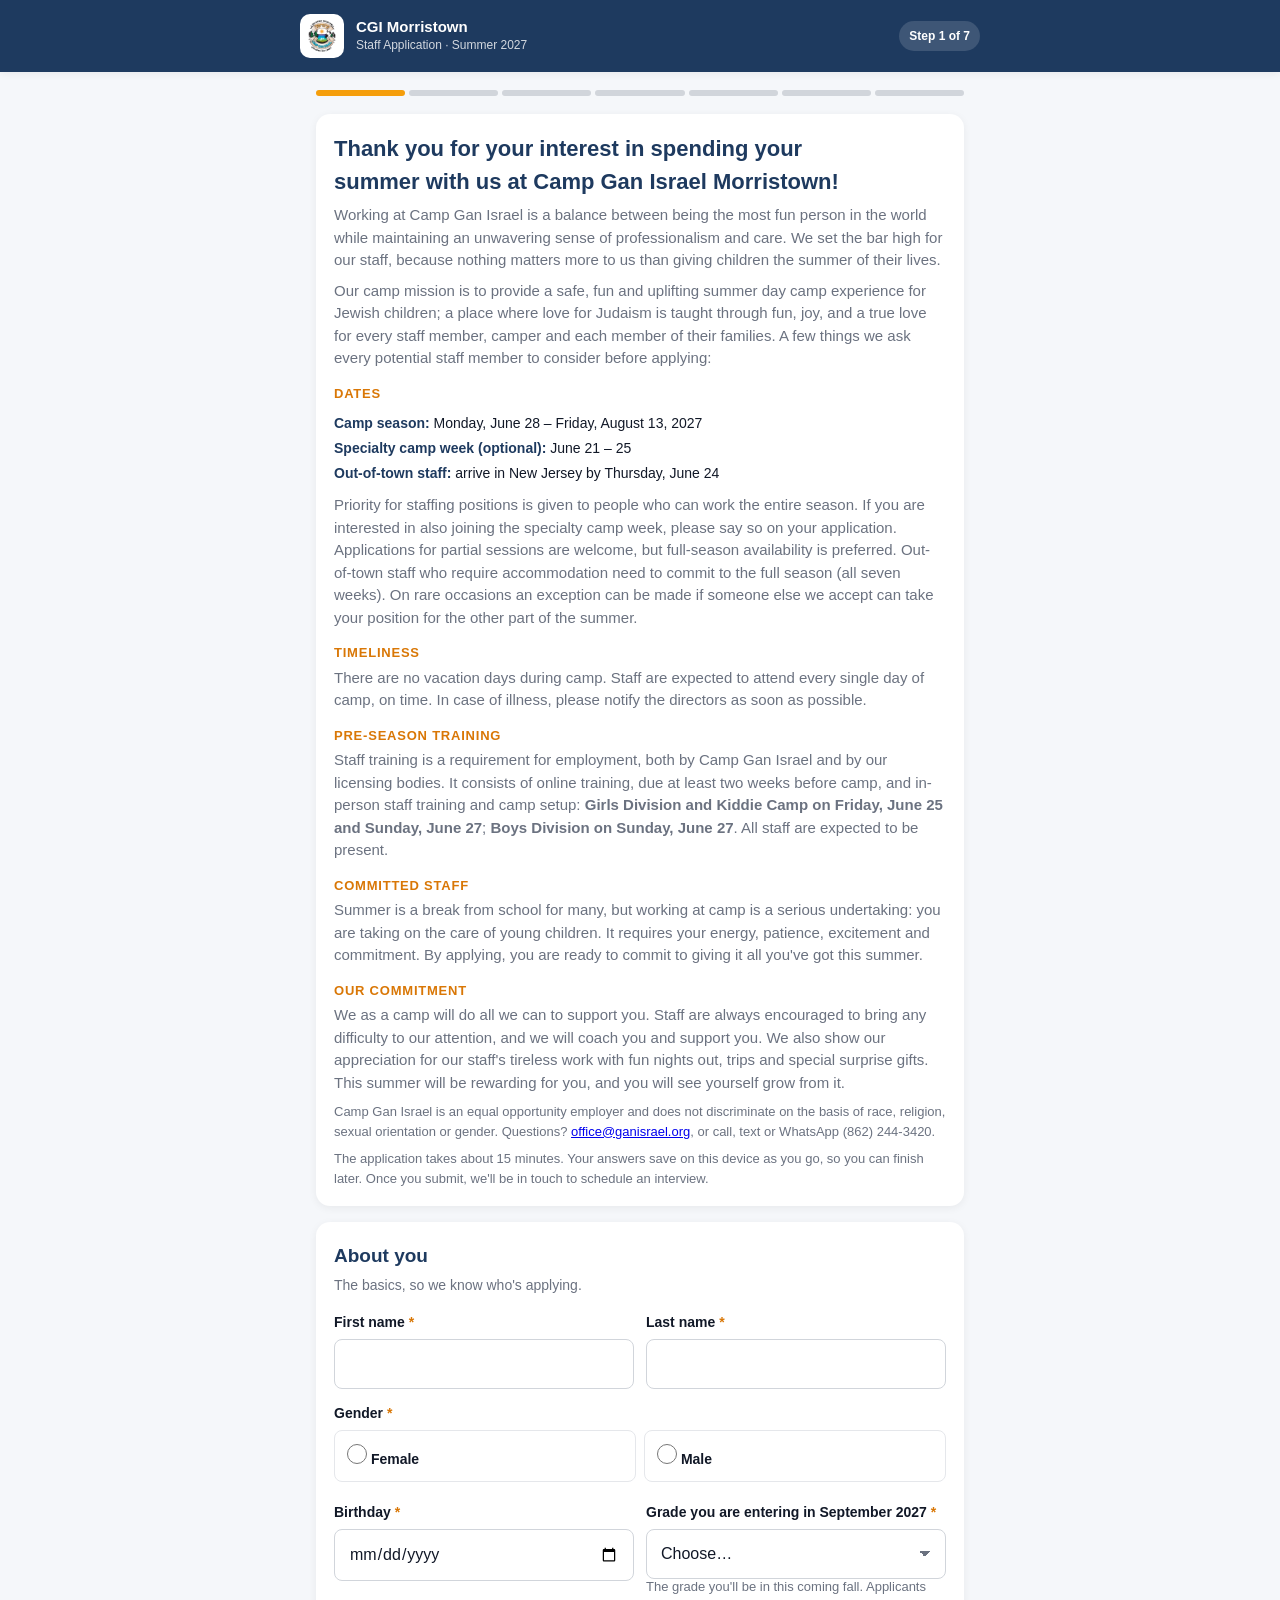
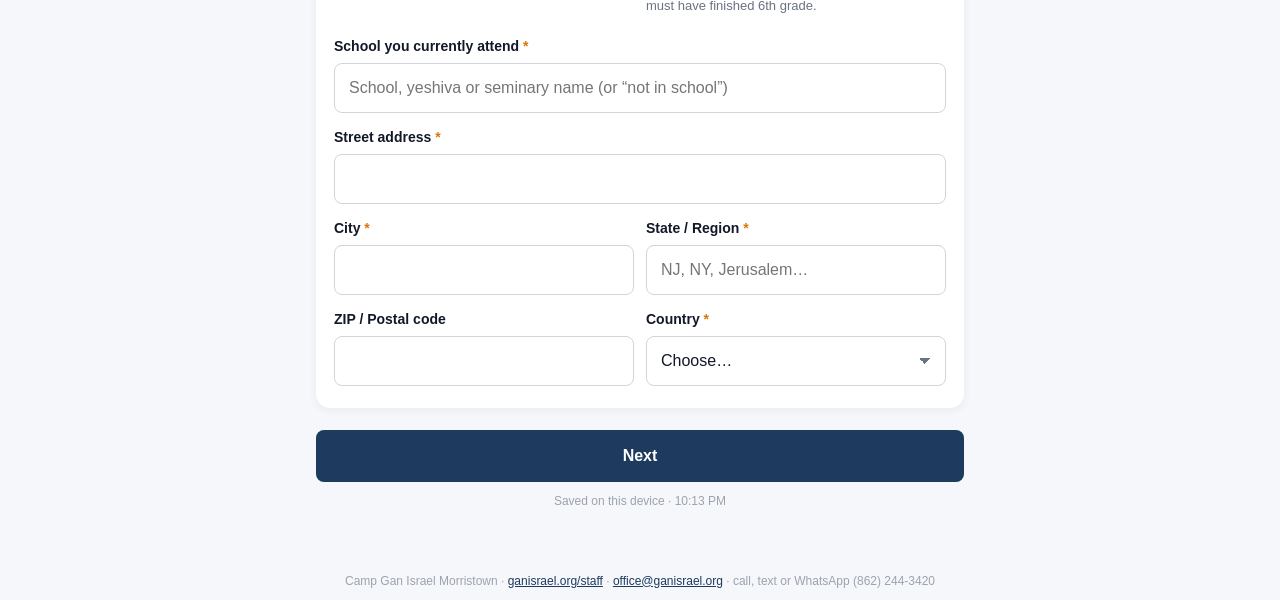
<file: apply.html>
<!DOCTYPE html>
<html lang="en">
<head>
  <meta charset="UTF-8">
  <meta name="viewport" content="width=device-width, initial-scale=1, viewport-fit=cover">
  <meta name="theme-color" content="#1e3a5f">
  <meta name="robots" content="noindex, nofollow">
  <title>Staff Application 2027</title>
  <link rel="icon" href="assets/cgi-logo.png">
  <style>
    /* Layout: one column, one section at a time, big tap targets. Same tokens as the portal (styles.css). */
    :root {
      --navy: #1e3a5f; --navy-dark: #142842; --navy-soft: #e8eef6;
      --accent: #f59e0b; --accent-dark: #d97706;
      --green: #059669; --red: #dc2626; --red-soft: #fef2f2;
      --bg: #f5f7fa; --card: #ffffff;
      --text: #111827; --muted: #6b7280; --light: #9ca3af;
      --border: #e5e7eb; --border-dark: #d1d5db;
      --radius: 14px; --radius-sm: 8px;
      --shadow: 0 2px 8px rgba(0,0,0,.06); --shadow-lg: 0 8px 24px rgba(0,0,0,.08);
      --font: -apple-system, BlinkMacSystemFont, "Segoe UI", "Helvetica Neue", Arial, sans-serif;
      color-scheme: light;
    }
    * { box-sizing: border-box; margin: 0; padding: 0; }
    html, body { font-family: var(--font); background: var(--bg); color: var(--text); line-height: 1.5; -webkit-font-smoothing: antialiased; }
    button, input, select, textarea { font: inherit; color: inherit; }
    :focus-visible { outline: none; box-shadow: 0 0 0 3px rgba(30,58,95,.25); border-radius: var(--radius-sm); }
    [hidden] { display: none !important; }

    .top { background: var(--navy); color: #fff; padding-block: 14px; padding-left: max(16px, env(safe-area-inset-left, 0px)); padding-right: max(16px, env(safe-area-inset-right, 0px)); position: sticky; top: 0; z-index: 10; box-shadow: var(--shadow); }
    .top .inner { max-width: 680px; margin: 0 auto; display: flex; align-items: center; gap: 12px; }
    .top img { width: 44px; height: 44px; object-fit: contain; background: #fff; border-radius: 10px; padding: 3px; flex-shrink: 0; }
    .top .brand { font-weight: 700; font-size: 15px; line-height: 1.2; }
    .top .sub { font-size: 12px; opacity: .8; }
    .top .step-pill { margin-left: auto; font-size: 12px; font-weight: 600; background: rgba(255,255,255,.14); padding: 6px 10px; border-radius: 999px; white-space: nowrap; }

    .wrap { max-width: 680px; margin: 0 auto; padding-block: 18px 40px; padding-left: max(16px, env(safe-area-inset-left, 0px)); padding-right: max(16px, env(safe-area-inset-right, 0px)); }
    .preview-ribbon { background: #b45309; color: #fff; font: 600 12px/1.4 var(--font); text-align: center; padding: 6px 10px; letter-spacing: .02em; }

    .progress { display: grid; grid-template-columns: repeat(7, 1fr); gap: 4px; margin: 0 0 18px; }
    .progress span { height: 6px; border-radius: 3px; background: var(--border-dark); }
    .progress span.done { background: var(--green); }
    .progress span.now { background: var(--accent); }

    .intro { background: var(--card); border-radius: var(--radius); padding: 18px; box-shadow: var(--shadow); margin-bottom: 16px; }
    .intro h1 { font-size: 22px; color: var(--navy); margin-bottom: 6px; text-wrap: balance; }
    .intro p { color: var(--muted); font-size: 15px; margin-bottom: 8px; }
    .intro p:last-child { margin-bottom: 0; }
    .intro .dates { display: grid; gap: 4px; font-size: 14px; color: var(--text); margin: 10px 0; }
    .intro .dates b { color: var(--navy); }
    .intro h3 { font-size: 13px; letter-spacing: .06em; text-transform: uppercase; color: var(--accent-dark); margin: 14px 0 4px; }
    .intro .small { font-size: 13px; }
    .field input[type=file] { display: block; width: 100%; padding: 10px; border: 1.5px dashed var(--border-dark); border-radius: var(--radius-sm); background: #fff; font-size: 14px; }

    section.step { background: var(--card); border-radius: var(--radius); padding: 20px 18px 22px; box-shadow: var(--shadow); }
    section.step h2 { font-size: 19px; color: var(--navy); margin-bottom: 4px; text-wrap: balance; }
    section.step .lead { color: var(--muted); font-size: 14px; margin-bottom: 16px; }
    .group { display: grid; gap: 14px; }
    .field label, .field .lbl { display: block; font-size: 14px; font-weight: 600; margin-bottom: 6px; }
    .field .hint { font-size: 13px; color: var(--muted); margin: -2px 0 6px; }
    .field .req::after { content: " *"; color: var(--accent-dark); }
    input[type=text], input[type=email], input[type=tel], input[type=date], select, textarea {
      width: 100%; padding: 12px 14px; font-size: 16px; border: 1.5px solid var(--border-dark); border-radius: var(--radius-sm); background: #fff; min-height: 46px;
    }
    textarea { min-height: 96px; resize: vertical; }
    select { appearance: none; -webkit-appearance: none; background-image: linear-gradient(45deg, transparent 50%, var(--muted) 50%), linear-gradient(135deg, var(--muted) 50%, transparent 50%); background-position: calc(100% - 20px) 50%, calc(100% - 14px) 50%; background-size: 6px 6px; background-repeat: no-repeat; padding-right: 36px; }
    .two { display: grid; grid-template-columns: 1fr 1fr; gap: 12px; }
    @media (max-width: 480px) { .two { grid-template-columns: 1fr; } }
    .choices { display: grid; gap: 8px; }
    .choice { display: flex; align-items: flex-start; gap: 10px; padding: 11px 12px; border: 1.5px solid var(--border); border-radius: var(--radius-sm); background: #fff; cursor: pointer; font-size: 15px; min-height: 46px; }
    .choice input { width: 20px; height: 20px; margin-top: 2px; flex-shrink: 0; accent-color: var(--navy); }
    .choice:has(input:checked) { border-color: var(--navy); background: var(--navy-soft); }
    .choice small { display: block; color: var(--muted); font-size: 13px; }
    .inline { display: flex; align-items: center; gap: 10px; font-size: 14px; font-weight: 500; margin-top: 8px; }
    .inline input { width: 20px; height: 20px; accent-color: var(--navy); }
    .note { background: var(--navy-soft); border-left: 4px solid var(--navy); padding: 10px 12px; border-radius: 0 var(--radius-sm) var(--radius-sm) 0; font-size: 14px; color: var(--text); }
    .subcard { border: 1.5px dashed var(--border-dark); border-radius: var(--radius-sm); padding: 14px; display: grid; gap: 12px; }
    .subcard h3 { font-size: 15px; color: var(--navy); }
    .subcard p.pol { font-size: 14px; color: var(--text); line-height: 1.55; }
    .field.error input, .field.error select, .field.error textarea { border-color: var(--red); background: var(--red-soft); }
    .err { color: var(--red); font-size: 13px; margin-top: 4px; display: none; }
    .field.error .err { display: block; }
    .banner-error { background: var(--red-soft); border: 1.5px solid var(--red); color: var(--red); border-radius: var(--radius-sm); padding: 10px 12px; font-size: 14px; margin-bottom: 14px; }

    .nav { display: flex; gap: 10px; margin-top: 22px; }
    .btn { border: 0; border-radius: var(--radius-sm); padding: 14px 18px; font-size: 16px; font-weight: 700; min-height: 48px; cursor: pointer; }
    .btn-primary { background: var(--navy); color: #fff; flex: 1; }
    .btn-primary:hover { background: var(--navy-dark); }
    .btn-ghost { background: #fff; color: var(--navy); border: 1.5px solid var(--border-dark); }
    .btn-accent { background: var(--accent); color: #fff; flex: 1; }
    .btn-accent:hover { background: var(--accent-dark); }
    .saved { text-align: center; font-size: 12px; color: var(--light); margin-top: 10px; }

    .done-card { background: var(--card); border-radius: var(--radius); padding: 24px 18px; box-shadow: var(--shadow-lg); text-align: center; }
    .done-card .check { width: 64px; height: 64px; border-radius: 50%; background: var(--green); color: #fff; font-size: 34px; line-height: 64px; margin: 0 auto 14px; }
    .done-card h2 { color: var(--navy); font-size: 22px; margin-bottom: 8px; }
    .done-card p { color: var(--muted); margin-bottom: 8px; }
    .summary { text-align: left; margin-top: 18px; border-top: 1px solid var(--border); padding-top: 14px; font-size: 14px; }
    .summary h3 { font-size: 15px; color: var(--navy); margin: 12px 0 6px; }
    .summary dl { display: grid; grid-template-columns: minmax(120px, 38%) 1fr; gap: 4px 10px; }
    .summary dt { color: var(--muted); }
    .summary dd { min-width: 0; overflow-wrap: anywhere; }

    footer { text-align: center; color: var(--light); font-size: 12px; padding: 22px 16px 10px; }
    footer a { color: var(--navy); }
    @media (prefers-reduced-motion: no-preference) { section.step { animation: in .18s ease-out; } @keyframes in { from { opacity: .6; transform: translateY(4px); } to { opacity: 1; transform: none; } } }
  </style>
</head>
<body>

<header class="top">
  <div class="inner">
    <img src="assets/cgi-logo.png" alt="Camp Gan Israel Morristown">
    <div>
      <div class="brand">CGI Morristown</div>
      <div class="sub">Staff Application · Summer 2027</div>
    </div>
    <div class="step-pill" id="stepPill">Step 1 of 7</div>
  </div>
</header>

<div class="preview-ribbon" id="previewRibbon" hidden>PREVIEW · nothing you type here is sent</div>

<main class="wrap">
  <div class="progress" id="progress" aria-hidden="true"></div>

  <div class="intro" id="intro">
    <h1>Thank you for your interest in spending your summer with us at Camp Gan Israel Morristown!</h1>
    <p>Working at Camp Gan Israel is a balance between being the most fun person in the world while maintaining an unwavering sense of professionalism and care. We set the bar high for our staff, because nothing matters more to us than giving children the summer of their lives.</p>
    <p>Our camp mission is to provide a safe, fun and uplifting summer day camp experience for Jewish children; a place where love for Judaism is taught through fun, joy, and a true love for every staff member, camper and each member of their families. A few things we ask every potential staff member to consider before applying:</p>
    <h3>Dates</h3>
    <div class="dates">
      <div><b>Camp season:</b> Monday, June 28 – Friday, August 13, 2027</div>
      <div><b>Specialty camp week (optional):</b> June 21 – 25</div>
      <div><b>Out-of-town staff:</b> arrive in New Jersey by Thursday, June 24</div>
    </div>
    <p>Priority for staffing positions is given to people who can work the entire season. If you are interested in also joining the specialty camp week, please say so on your application. Applications for partial sessions are welcome, but full-season availability is preferred. Out-of-town staff who require accommodation need to commit to the full season (all seven weeks). On rare occasions an exception can be made if someone else we accept can take your position for the other part of the summer.</p>
    <h3>Timeliness</h3>
    <p>There are no vacation days during camp. Staff are expected to attend every single day of camp, on time. In case of illness, please notify the directors as soon as possible.</p>
    <h3>Pre-season training</h3>
    <p>Staff training is a requirement for employment, both by Camp Gan Israel and by our licensing bodies. It consists of online training, due at least two weeks before camp, and in-person staff training and camp setup: <b>Girls Division and Kiddie Camp on Friday, June 25 and Sunday, June 27</b>; <b>Boys Division on Sunday, June 27</b>. All staff are expected to be present.</p>
    <h3>Committed staff</h3>
    <p>Summer is a break from school for many, but working at camp is a serious undertaking: you are taking on the care of young children. It requires your energy, patience, excitement and commitment. By applying, you are ready to commit to giving it all you've got this summer.</p>
    <h3>Our commitment</h3>
    <p>We as a camp will do all we can to support you. Staff are always encouraged to bring any difficulty to our attention, and we will coach you and support you. We also show our appreciation for our staff's tireless work with fun nights out, trips and special surprise gifts. This summer will be rewarding for you, and you will see yourself grow from it.</p>
    <p class="small">Camp Gan Israel is an equal opportunity employer and does not discriminate on the basis of race, religion, sexual orientation or gender. Questions? <a href="mailto:office@ganisrael.org">office@ganisrael.org</a>, or call, text or WhatsApp (862) 244-3420.</p>
    <p class="small">The application takes about 15 minutes. Your answers save on this device as you go, so you can finish later. Once you submit, we'll be in touch to schedule an interview.</p>
  </div>

  <div class="banner-error" id="bannerError" hidden>Please fix the highlighted answers before continuing.</div>

  <form id="applyForm" novalidate autocomplete="on">

    <!-- ===================== STEP 1: ABOUT YOU ===================== -->
    <section class="step" data-step="1">
      <h2>About you</h2>
      <p class="lead">The basics, so we know who's applying.</p>
      <div class="group">
        <div class="two">
          <div class="field"><label class="req" for="firstName">First name</label><input type="text" id="firstName" name="firstName" autocomplete="given-name" required><div class="err">Please enter your first name.</div></div>
          <div class="field"><label class="req" for="lastName">Last name</label><input type="text" id="lastName" name="lastName" autocomplete="family-name" required><div class="err">Please enter your last name.</div></div>
        </div>
        <div class="field">
          <span class="lbl req">Gender</span>
          <div class="choices two">
            <label class="choice"><input type="radio" name="gender" value="Female" required> Female</label>
            <label class="choice"><input type="radio" name="gender" value="Male"> Male</label>
          </div>
          <div class="err">Please choose one.</div>
        </div>
        <div class="two">
          <div class="field"><label class="req" for="birthday">Birthday</label><input type="date" id="birthday" name="birthday" required><div class="err">Please enter your birthday.</div></div>
          <div class="field">
            <label class="req" for="gradeEntering">Grade you are entering in September 2027</label>
            <select id="gradeEntering" name="gradeEntering" required>
              <option value="">Choose…</option>
              <option>7th Grade</option><option>8th Grade</option><option>9th Grade</option><option>10th Grade</option>
              <option>11th Grade</option><option>12th Grade</option>
              <option>Post-High School / Seminary / Bais Midrash</option><option>College</option>
              <option>Not currently in school</option><option>Other</option>
            </select>
            <div class="hint">The grade you'll be in this coming fall. Applicants must have finished 6th grade.</div>
            <div class="err">Please choose your grade.</div>
          </div>
        </div>
        <div class="field"><label class="req" for="school">School you currently attend</label><input type="text" id="school" name="school" required placeholder="School, yeshiva or seminary name (or “not in school”)"><div class="err">Please tell us your school.</div></div>
        <div class="field"><label class="req" for="street">Street address</label><input type="text" id="street" name="street" autocomplete="street-address" required><div class="err">Please enter your address.</div></div>
        <div class="two">
          <div class="field"><label class="req" for="city">City</label><input type="text" id="city" name="city" autocomplete="address-level2" required><div class="err">Please enter your city.</div></div>
          <div class="field"><label class="req" for="state">State / Region</label><input type="text" id="state" name="state" autocomplete="address-level1" required placeholder="NJ, NY, Jerusalem…"><div class="err">Please enter your state or region.</div></div>
        </div>
        <div class="two">
          <div class="field"><label for="zip">ZIP / Postal code</label><input type="text" id="zip" name="zip" autocomplete="postal-code" inputmode="numeric"></div>
          <div class="field">
            <label class="req" for="country">Country</label>
            <select id="country" name="country" required>
              <option value="">Choose…</option>
              <option>United States</option><option>Israel</option><option>Canada</option><option>South Africa</option>
              <option>United Kingdom</option><option>Australia</option><option>Other</option>
            </select>
            <div class="err">Please choose your country.</div>
          </div>
          <div class="field" id="countryOtherField" hidden><label class="req" for="countryOther">Which country?</label><input type="text" id="countryOther" name="countryOther" autocomplete="country-name"><div class="err">Please tell us your country.</div></div>
        </div>
      </div>
    </section>

    <!-- ===================== STEP 2: CONTACT ===================== -->
    <section class="step" data-step="2" hidden>
      <h2>How to reach you</h2>
      <p class="lead">Before camp we communicate mostly by email. Interviews are by Zoom or WhatsApp video. Please give us an email and phone that you check.</p>
      <div class="group">
        <div class="field"><label class="req" for="email">Your email</label><input type="email" id="email" name="email" autocomplete="email" inputmode="email" required><div class="err">Please enter a working email address.</div></div>
        <div class="field">
          <label class="req" for="phone">Your phone</label>
          <input type="tel" id="phone" name="phone" autocomplete="tel" inputmode="tel" required placeholder="Include the country code if outside the US">
          <label class="inline"><input type="checkbox" id="phoneWhatsApp" name="phoneWhatsApp" value="Yes"> This number is on WhatsApp</label>
          <div class="err">Please enter a phone number.</div>
        </div>

        <div class="field" id="noOwnContactField">
          <span class="lbl">If the email or phone above isn't really yours</span>
          <div class="choices">
            <label class="choice"><input type="checkbox" id="noOwnContact" name="noOwnContact" value="Yes"> I don't have my own email or phone<small>Younger applicants only. You'll add a parent's contact below.</small></label>
            <label class="choice"><input type="checkbox" id="limitedAccess" name="limitedAccess" value="Yes"> I have limited access to my phone or email (for example, in yeshiva)<small>We'll copy a parent so they can pass along interview, training and camp emails.</small></label>
          </div>
          <div class="note" id="ownContactRule" hidden>Applicants entering 11th grade or above must have their own email and phone.</div>
        </div>

        <div id="parentSlotContact">
        <div class="subcard" id="parentBlock" hidden>
          <h3>Parent or guardian contact</h3>
          <p class="pol" id="parentJcNote" hidden>We ask every junior counselor applicant for a parent or guardian's contact.</p>
          <div class="field"><label class="req" for="parentName">Parent / guardian name</label><input type="text" id="parentName" name="parentName"><div class="err">Please enter a parent's name.</div></div>
          <div class="two">
            <div class="field"><label class="req" for="parentEmail">Parent email</label><input type="email" id="parentEmail" name="parentEmail" inputmode="email"><div class="err">Please enter a working email.</div></div>
            <div class="field"><label class="req" for="parentPhone">Parent phone</label><input type="tel" id="parentPhone" name="parentPhone" inputmode="tel"><label class="inline"><input type="checkbox" name="parentPhoneWhatsApp" value="Yes"> On WhatsApp</label><div class="err">Please enter a phone number.</div></div>
          </div>
          <div class="hint" id="parentCopyHint">We'll copy your parent on interview, training and contract emails. You stay the main contact.</div>
        </div>
        </div>

        <div class="subcard">
          <h3>Second phone number (optional)</h3>
          <div class="hint">For example a home phone, or a number you use during the summer and vacation.</div>
          <div class="two">
            <div class="field"><label for="phone2">Number</label><input type="tel" id="phone2" name="phone2" inputmode="tel"></div>
            <div class="field"><label for="phone2Note">What is this number?</label><input type="text" id="phone2Note" name="phone2Note" placeholder="Home phone, yeshiva phone…"></div>
          </div>
          <label class="inline"><input type="checkbox" name="phone2WhatsApp" value="Yes"> This number is on WhatsApp</label>
          <label class="inline"><input type="checkbox" name="phone2Summer" value="Yes"> This number is available during the summer and vacation</label>
        </div>
      </div>
    </section>

    <!-- ===================== STEP 3: THE JOB ===================== -->
    <section class="step" data-step="3" hidden>
      <h2>The job</h2>
      <p class="lead">What you're applying for and when you can be here.</p>
      <div class="group">
        <div class="field">
          <span class="lbl req">Which division are you applying for?</span>
          <div class="choices">
            <label class="choice"><input type="radio" name="division" value="Boys Division" required> Boys Division</label>
            <label class="choice"><input type="radio" name="division" value="Girls Division"> Girls Division</label>
            <label class="choice"><input type="radio" name="division" value="Kiddie Camp"> Kiddie Camp<small>Pre-K and entering Kindergarten</small></label>
            <label class="choice"><input type="radio" name="division" value="General Camp Position for all divisions"> General camp position for all divisions</label>
          </div>
          <div class="err">Please choose a division.</div>
        </div>
        <div class="two">
          <div class="field">
            <label class="req" for="position1">Position you're applying for</label>
            <select id="position1" name="position1" required>
              <option value="">Choose…</option>
              <option>Junior Counselor</option><option>Counselor</option><option>Head Counselor</option><option>Assistant Director</option>
              <option>Kiddie Camp Teacher</option><option>Kiddie Camp Assistant</option>
              <option>Specialty / Elective Instructor</option><option>Lifeguard</option><option>Van Driver</option><option>Bus Monitor</option>
              <option>Learning Teacher (Boys Division)</option><option>Other</option>
            </select>
            <div class="err">Please choose a position.</div>
          </div>
          <div class="field">
            <label for="position2">Second choice, or a position to combine with it</label>
            <select id="position2" name="position2">
              <option value="">None</option>
              <option>Junior Counselor</option><option>Counselor</option><option>Head Counselor</option><option>Assistant Director</option>
              <option>Kiddie Camp Teacher</option><option>Kiddie Camp Assistant</option>
              <option>Specialty / Elective Instructor</option><option>Lifeguard</option><option>Van Driver</option><option>Bus Monitor</option>
              <option>Learning Teacher (Boys Division)</option><option>Other</option>
            </select>
          </div>
        </div>
        <div class="field" id="positionOtherField" hidden><label for="positionOther">Tell us the position you have in mind</label><input type="text" id="positionOther" name="positionOther"></div>
        <div id="parentSlotJob"></div>
        <div class="subcard" id="phonePolicyBlock" hidden>
          <h3>Our phone policy</h3>
          <p class="pol" id="policyStrict" hidden>Camp Gan Israel has a no-phone policy during camp hours. Each morning you leave your phone in the camp office and pick it up at the end of the day; staff stay in touch by radio. Phones pull our attention away from the campers, and campers feel it. If you have a reason to use your phone during camp, let your direct supervisor know and we'll be happy to accommodate.</p>
          <p class="pol" id="policyGeneral" hidden>Camp Gan Israel has a no-phone policy during camp hours. Phones are for camp communication and photos when your role calls for them, and otherwise stay away and out of sight of the campers; if you need to step away for something personal, clear it with your direct supervisor first.</p>
          <div class="field">
            <label class="choice"><input type="checkbox" name="phonePolicyAck" value="Yes" required> <span class="req">I've read the phone policy, and I'm comfortable working with it.</span></label>
            <div class="err">Please tick the box to continue.</div>
          </div>
        </div>
        <div class="field">
          <span class="lbl req">Where are you coming from?</span>
          <div class="choices">
            <label class="choice"><input type="radio" name="origin" value="In town" required> In town<small>Morristown area, coming to camp each day</small></label>
            <label class="choice"><input type="radio" name="origin" value="Out of town (USA)"> Out of town, within the US<small>You'd stay in Morristown for the summer</small></label>
            <label class="choice"><input type="radio" name="origin" value="International"> International<small>Coming from outside the US</small></label>
          </div>
          <div class="err">Please choose one.</div>
        </div>
        <div class="field">
          <span class="lbl req">Please confirm the weeks that you will be at camp</span>
          <div class="hint">Preference is given to those who can attend the entire season.</div>
          <div class="choices">
            <label class="choice"><input type="checkbox" name="weeks" value="Specialty Week (June 21 - June 25)"> Specialty Week <small>June 21 – 25</small></label>
            <label class="choice"><input type="checkbox" name="weeks" value="Week 1 (June 28 - July 2)"> Week 1 <small>June 28 – July 2</small></label>
            <label class="choice"><input type="checkbox" name="weeks" value="Week 2 (July 5 - July 9)"> Week 2 <small>July 5 – 9 · no camp Monday, July 5</small></label>
            <label class="choice"><input type="checkbox" name="weeks" value="Week 3 (July 12 - July 16)"> Week 3 <small>July 12 – 16</small></label>
            <label class="choice"><input type="checkbox" name="weeks" value="Week 4 (July 19 - July 23)"> Week 4 <small>July 19 – 23</small></label>
            <label class="choice"><input type="checkbox" name="weeks" value="Week 5 (July 26 - July 30)"> Week 5 <small>July 26 – 30</small></label>
            <label class="choice"><input type="checkbox" name="weeks" value="Week 6 (August 2 - August 6)"> Week 6 <small>August 2 – 6</small></label>
            <label class="choice"><input type="checkbox" name="weeks" value="Week 7 (August 9 - August 13)"> Week 7 <small>August 9 – 13 · no camp Thursday, August 12 (Tisha B'Av)</small></label>
          </div>
          <div class="err">Please check at least one week.</div>
        </div>
        <div class="field"><label for="blackoutDates">Within those weeks, are there any days you can't be at camp?</label><input type="text" id="blackoutDates" name="blackoutDates" placeholder="Leave blank if none"></div>
        <div class="field">
          <span class="lbl req">Have you worked at Camp Gan Israel Morristown before?</span>
          <div class="choices two">
            <label class="choice"><input type="radio" name="returning" value="Yes" required> Yes</label>
            <label class="choice"><input type="radio" name="returning" value="No"> No</label>
          </div>
          <div class="err">Please choose one.</div>
        </div>
        <div class="field" id="returningDetailField" hidden><label for="returningDetail">Which summers, and in what position?</label><input type="text" id="returningDetail" name="returningDetail" placeholder="e.g. 2025 and 2026, Girls Division counselor"></div>
        <div class="note">We offer transportation for staff who can be bus monitors. Areas we offer transportation from: West Orange and Livingston. Inquire about other locations.</div>
        <div class="field">
          <span class="lbl req">Will you require transportation to and from camp?</span>
          <div class="hint">All staff using camp transportation are required to be a bus monitor.</div>
          <div class="choices two">
            <label class="choice"><input type="radio" name="transportation" value="Yes" required> Yes</label>
            <label class="choice"><input type="radio" name="transportation" value="No"> No</label>
            <label class="choice"><input type="radio" name="transportation" value="Unsure"> Unsure</label>
          </div>
          <div class="err">Please choose one.</div>
        </div>
        <div class="field">
          <span class="lbl">Are you interested in additional camp jobs after camp hours?</span>
          <div class="choices two">
            <label class="choice"><input type="radio" name="afterHoursJobs" value="Yes"> Yes</label>
            <label class="choice"><input type="radio" name="afterHoursJobs" value="No"> No</label>
            <label class="choice"><input type="radio" name="afterHoursJobs" value="Maybe"> Maybe</label>
          </div>
        </div>
        <div class="field">
          <span class="lbl req">Are you applying together with friends?</span>
          <div class="choices two">
            <label class="choice"><input type="radio" name="friendsYN" value="Yes" required> Yes</label>
            <label class="choice"><input type="radio" name="friendsYN" value="No"> No</label>
          </div>
          <div class="err">Please choose one.</div>
        </div>
        <div class="field" id="friendsField" hidden><label class="req" for="friends">Which friends? (names)</label><input type="text" id="friends" name="friends"><div class="err">Please list their names.</div></div>
        <div class="field">
          <label for="heardFrom">How did you hear about us?</label>
          <select id="heardFrom" name="heardFrom">
            <option value="">Choose…</option>
            <option>I worked here before</option><option>A friend or family member</option><option>ganisrael.org</option><option>Instagram</option>
            <option>A classified ad or job board</option><option>My yeshiva or seminary</option><option>Other</option>
          </select>
        </div>
      </div>
    </section>

    <!-- ===================== STEP 4: EXPERIENCE ===================== -->
    <section class="step" data-step="4" hidden>
      <h2>Your experience</h2>
      <p class="lead">Tell us about you. Short and honest is perfect.</p>
      <div class="group">
        <div class="field"><label class="req" for="expChildren">What is your past experience as a counselor or caretaker of children?</label><textarea id="expChildren" name="expChildren" required></textarea><div class="err">Please answer this one.</div></div>
        <div class="field"><label for="expCamper">Please describe your past camp experience as a camper. Include best/worst memory, favorite activity, and dislikes.</label><textarea id="expCamper" name="expCamper"></textarea></div>
        <div class="field" id="expStaffField"><label for="expStaff">Please describe your experience as a staff member. What were the pros and cons of your previous experiences? What did you like about being a staff member?</label><textarea id="expStaff" name="expStaff"></textarea></div>
        <div class="field"><label class="req" for="whyCGI">Describe why you would like to work at Camp Gan Israel</label><textarea id="whyCGI" name="whyCGI" required></textarea><div class="err">Please answer this one.</div></div>
        <div class="field">
          <span class="lbl">Check areas in which you have interest, experience, or teaching knowledge</span>
          <div class="choices two">
            <label class="choice"><input type="checkbox" name="interests" value="Arts & Crafts"> Arts &amp; Crafts</label>
            <label class="choice"><input type="checkbox" name="interests" value="Cooking"> Cooking</label>
            <label class="choice"><input type="checkbox" name="interests" value="Sports"> Sports</label>
            <label class="choice"><input type="checkbox" name="interests" value="Nature"> Nature</label>
            <label class="choice"><input type="checkbox" name="interests" value="Dance"> Dance</label>
            <label class="choice"><input type="checkbox" name="interests" value="Swim"> Swim</label>
            <label class="choice"><input type="checkbox" name="interests" value="Drawing"> Drawing</label>
            <label class="choice"><input type="checkbox" name="interests" value="Music"> Music</label>
            <label class="choice"><input type="checkbox" name="interests" value="Woodworking"> Woodworking</label>
            <label class="choice"><input type="checkbox" name="interests" value="Drama"> Drama</label>
            <label class="choice"><input type="checkbox" name="interests" value="Photography"> Photography</label>
            <label class="choice"><input type="checkbox" name="interests" value="Sewing"> Sewing</label>
            <label class="choice"><input type="checkbox" name="interests" value="Technology"> Technology</label>
            <label class="choice"><input type="checkbox" name="interests" value="Gymnastics"> Gymnastics</label>
            <label class="choice"><input type="checkbox" name="interests" value="Song Writing"> Song Writing</label>
            <label class="choice"><input type="checkbox" name="interests" value="Lego Robotics"> Lego Robotics</label>
            <label class="choice"><input type="checkbox" name="interests" value="Computer Science"> Computer Science</label>
            <label class="choice"><input type="checkbox" name="interests" value="Ceramics"> Ceramics</label>
          </div>
        </div>
        <div class="field"><label for="interestsExplain">Please explain any items selected above</label><textarea id="interestsExplain" name="interestsExplain"></textarea></div>
        <div class="field"><label for="hobbies">What hobbies, skills, talents, or interests can you use at camp to better your campers' experience/activities?</label><div class="hint">You can also include items not listed above.</div><textarea id="hobbies" name="hobbies"></textarea></div>
        <div class="field"><label for="ageRange">Is there a specific age range you would like to work with?</label><input type="text" id="ageRange" name="ageRange" placeholder="e.g. ages 6–8, or the oldest bunk"></div>
      </div>
    </section>

    <!-- ===================== STEP 5: REFERENCES & WORK HISTORY ===================== -->
    <section class="step" data-step="5" hidden>
      <h2>References and work history</h2>
      <p class="lead">Please give us two references we can contact, and a third if you have one. Our preference is a reference from a camp you worked at; if you don't have that, other work experience is appreciated: an employer, a family you babysat for, a volunteer program, or a teacher. We'll email each reference a few short questions, and may also call.</p>
      <div class="group">
        <div class="subcard">
          <h3>Reference 1</h3>
          <div class="two">
            <div class="field"><label class="req" for="ref1Type">This reference is from</label><select id="ref1Type" name="ref1Type" required><option value="">Choose…</option><option>A camp I worked at</option><option>An employer</option><option>A family I babysat for</option><option>Volunteer work</option><option>A teacher or school</option><option>Other</option></select><div class="err">Please choose one.</div></div>
            <div class="field"><label class="req" for="ref1Name">Name</label><input type="text" id="ref1Name" name="ref1Name" required><div class="err">Please enter a name.</div></div>
          </div>
          <div class="two">
            <div class="field"><label class="req" for="ref1Phone">Phone</label><input type="tel" id="ref1Phone" name="ref1Phone" inputmode="tel" required><label class="inline"><input type="checkbox" name="ref1WhatsApp" value="Yes"> On WhatsApp</label><div class="err">Please enter a phone number.</div></div>
            <div class="field"><label class="req" for="ref1Email">Email</label><input type="email" id="ref1Email" name="ref1Email" inputmode="email" required><div class="err">Please enter a working email.</div></div>
          </div>
          <div class="field"><label class="req" for="ref1How">Where they know you from, and your position there</label><input type="text" id="ref1How" name="ref1How" required placeholder="e.g. Camp Gan Israel Brooklyn, counselor, summer 2026"><div class="err">Please tell us how they know you.</div></div>
        </div>
        <div class="subcard">
          <h3>Reference 2</h3>
          <div class="two">
            <div class="field"><label class="req" for="ref2Type">This reference is from</label><select id="ref2Type" name="ref2Type" required><option value="">Choose…</option><option>A camp I worked at</option><option>An employer</option><option>A family I babysat for</option><option>Volunteer work</option><option>A teacher or school</option><option>Other</option></select><div class="err">Please choose one.</div></div>
            <div class="field"><label class="req" for="ref2Name">Name</label><input type="text" id="ref2Name" name="ref2Name" required><div class="err">Please enter a name.</div></div>
          </div>
          <div class="two">
            <div class="field"><label class="req" for="ref2Phone">Phone</label><input type="tel" id="ref2Phone" name="ref2Phone" inputmode="tel" required><label class="inline"><input type="checkbox" name="ref2WhatsApp" value="Yes"> On WhatsApp</label><div class="err">Please enter a phone number.</div></div>
            <div class="field"><label class="req" for="ref2Email">Email</label><input type="email" id="ref2Email" name="ref2Email" inputmode="email" required><div class="err">Please enter a working email.</div></div>
          </div>
          <div class="field"><label class="req" for="ref2How">Where they know you from, and your position there</label><input type="text" id="ref2How" name="ref2How" required><div class="err">Please tell us how they know you.</div></div>
        </div>
        <div class="subcard">
          <h3>Reference 3 (optional)</h3>
          <div class="two">
            <div class="field"><label for="ref3Type">This reference is from</label><select id="ref3Type" name="ref3Type"><option value="">Choose…</option><option>A camp I worked at</option><option>An employer</option><option>A family I babysat for</option><option>Volunteer work</option><option>A teacher or school</option><option>Other</option></select></div>
            <div class="field"><label for="ref3Name">Name</label><input type="text" id="ref3Name" name="ref3Name"></div>
          </div>
          <div class="two">
            <div class="field"><label for="ref3Phone">Phone</label><input type="tel" id="ref3Phone" name="ref3Phone" inputmode="tel"><label class="inline"><input type="checkbox" name="ref3WhatsApp" value="Yes"> On WhatsApp</label></div>
            <div class="field"><label for="ref3Email">Email</label><input type="email" id="ref3Email" name="ref3Email" inputmode="email"></div>
          </div>
          <div class="field"><label for="ref3How">Where they know you from, and your position there</label><input type="text" id="ref3How" name="ref3How"></div>
        </div>
        <div class="field"><label for="otherWork">Other work or volunteer experience you'd like us to know about (optional)</label><textarea id="otherWork" name="otherWork"></textarea></div>
      </div>
    </section>

    <!-- ===================== STEP 6: EDUCATION ===================== -->
    <section class="step" data-step="6" hidden>
      <h2>Education</h2>
      <p class="lead">Where you've studied.</p>
      <div class="group">
        <div class="two">
          <div class="field"><label for="elemSchool">Name of elementary school</label><input type="text" id="elemSchool" name="elemSchool"></div>
          <div class="field"><label for="elemYears">Grades and years attended</label><input type="text" id="elemYears" name="elemYears"></div>
        </div>
        <div class="two">
          <div class="field"><label for="hsSchool">Name of high school or yeshiva</label><input type="text" id="hsSchool" name="hsSchool"></div>
          <div class="field"><label for="hsYears">Grades and years attended</label><input type="text" id="hsYears" name="hsYears"></div>
        </div>
        <div class="field">
          <span class="lbl">High school / yeshiva status</span>
          <div class="choices two">
            <label class="choice"><input type="radio" name="hsStatus" value="Current student"> Current student</label>
            <label class="choice"><input type="radio" name="hsStatus" value="Graduated"> Graduated</label>
            <label class="choice"><input type="radio" name="hsStatus" value="Other"> Other</label>
          </div>
        </div>
        <div class="two">
          <div class="field"><label for="postSchool">Seminary / Bais Midrash / College / University</label><input type="text" id="postSchool" name="postSchool"></div>
          <div class="field"><label for="postYears">Years attended</label><input type="text" id="postYears" name="postYears"></div>
        </div>
        <div class="field">
          <span class="lbl">Status</span>
          <div class="choices two">
            <label class="choice"><input type="radio" name="postStatus" value="Current student"> Current student</label>
            <label class="choice"><input type="radio" name="postStatus" value="Graduated"> Graduated</label>
            <label class="choice"><input type="radio" name="postStatus" value="Other"> Other</label>
          </div>
        </div>
        <div class="field"><label for="degree">Degree / year earned, if any</label><input type="text" id="degree" name="degree"></div>
      </div>
    </section>

    <!-- ===================== STEP 7: A FEW MORE THINGS + SUBMIT ===================== -->
    <section class="step" data-step="7" hidden>
      <h2>A few more things</h2>
      <p class="lead">Almost done.</p>
      <div class="group">
        <div class="subcard" id="ootBlock" hidden>
          <h3>Coming from out of town</h3>
          <div class="note">At Camp Gan Israel we take care of your needs for the summer: lodging, meals and local transportation, plus a weekly stipend. Travel within the USA is covered up to a set amount; if your travel costs more, we cover it and adjust the stipend. If you are coming from outside the USA, we cover your flights and adjust the stipend to reflect the cost.</div>
          <div class="field"><label for="flights">Will you require flights to and from camp? If yes, from which city or country? If not, from which city will you be coming and will you require transportation?</label><textarea id="flights" name="flights"></textarea></div>
          <div class="field"><label for="accommodations">Any accommodations you will require this summer, such as a specific food diet?</label><div class="hint">If none, write N/A.</div><textarea id="accommodations" name="accommodations"></textarea></div>
          <div class="field"><label for="foods">Foods you don't eat, and foods you like to eat</label><input type="text" id="foods" name="foods"></div>
          <div class="field">
            <span class="lbl req">Housing</span>
            <div class="choices two">
              <label class="choice"><input type="radio" name="housing" value="I'll need camp housing" required> I'll need camp housing</label>
              <label class="choice"><input type="radio" name="housing" value="I have my own arrangement"> I have my own arrangement</label>
            </div>
            <div class="err">Please choose one.</div>
          </div>
          <div class="note" id="housingNote" hidden>We take care of our staff from beginning to end: camp housing runs from the day before staff training through the Sunday after camp.</div>
          <div class="field">
            <span class="lbl req">Can you be at camp for the full summer, all seven weeks (June 28 – August 13), plus staff training?</span>
            <div class="choices two">
              <label class="choice"><input type="radio" name="ootFullSummer" value="Yes" required> Yes, the full summer</label>
              <label class="choice"><input type="radio" name="ootFullSummer" value="No"> No, only part of it</label>
            </div>
            <div class="hint">Out-of-town positions are for the full season; partial availability is kept on file in case something opens up.</div>
            <div class="err">Please choose one.</div>
          </div>
          <div class="field"><label class="choice"><input type="checkbox" name="ootInsurance" value="Yes" required> <span>I will arrange appropriate travel and medical insurance before coming.</span></label><div class="err">Please tick the box to continue.</div></div>
          <div class="field" id="visaField" hidden>
            <span class="lbl">Do you have a valid passport, and a US visa if you need one?</span>
            <div class="choices two">
              <label class="choice"><input type="radio" name="visa" value="Yes, both"> Yes, both</label>
              <label class="choice"><input type="radio" name="visa" value="Passport only"> Passport only</label>
              <label class="choice"><input type="radio" name="visa" value="Not yet"> Not yet</label>
            </div>
            <div class="hint">We'll ask for passport details later, only if you're hired.</div>
          </div>
        </div>
        <div class="subcard" id="specialtyBlock" hidden>
          <h3>About the position you chose</h3>
          <div class="note">Many of our positions do not require a degree. Your experience, and your interest in familiarizing yourself with the position, may be enough.</div>
          <div class="field"><label for="specDegrees">Please list any degrees, certifications, and/or experience you have in that field</label><textarea id="specDegrees" name="specDegrees"></textarea></div>
          <div class="field"><label for="specExperience">Please describe your experience with the position you selected</label><textarea id="specExperience" name="specExperience"></textarea></div>
          <div class="note">About your second choice: we may already have someone for your first selection, or it may be a part-time position that can be combined with another one.</div>
          <div class="field"><label for="specOther">Please list any other positions you would be happy to do at camp</label><input type="text" id="specOther" name="specOther"></div>
        </div>
        <div class="field">
          <span class="lbl req">Do you have any medical or health condition that could keep you from doing the job at 100%, or that we should know about for working and living closely with others?</span>
          <div class="choices two">
            <label class="choice"><input type="radio" name="medicalYN" value="No" required> No</label>
            <label class="choice"><input type="radio" name="medicalYN" value="Yes"> Yes</label>
          </div>
          <div class="err">Please choose one.</div>
        </div>
        <div class="field" id="medicalField" hidden><label class="req" for="medicalDetail">Please explain</label><div class="hint">Only the camp office sees this.</div><textarea id="medicalDetail" name="medicalDetail"></textarea><div class="err">Please tell us a little more.</div></div>
        <div class="field"><label for="resume">Resume (optional)</label><div class="hint">PDF or a photo, up to 10 MB. You can also email it to office@ganisrael.org.</div><input type="file" id="resume" name="resume" accept=".pdf,image/*"></div>
        <div class="field"><label for="anythingElse">Anything else you would like us to know?</label><textarea id="anythingElse" name="anythingElse"></textarea></div>
        <div class="note">The undersigned authorizes the camp to contact any previous employers and personal references. Your opportunity for employment will be based solely upon your merit and the availability of positions. Background checks are completed after hiring, through the staff portal.</div>
        <div class="field"><label class="req" for="signature">Typed full name (signature)</label><input type="text" id="signature" name="signature" required autocomplete="off"><div class="err">Please type your full name.</div></div>
        <div class="field">
          <label class="choice"><input type="checkbox" id="acknowledge" name="acknowledge" value="Yes" required> <span>I have answered all the questions to the best of my knowledge, and I'm ready to commit to giving it my best at Camp Gan Israel this summer. I understand that working at camp is a serious commitment that requires punctual, dependable attendance every day. This includes the items at the beginning of the application regarding the dates of camp, timeliness, pre-season training, staff commitment, and our commitment to you.</span></label>
          <div class="err">Please check the box to continue.</div>
        </div>
        <p class="hint">Your information is used only for camp staff hiring, kept secure, and never shared outside Camp Gan Israel Morristown.</p>
      </div>
    </section>

    <div class="nav" id="nav">
      <button type="button" class="btn btn-ghost" id="backBtn" hidden>Back</button>
      <button type="button" class="btn btn-primary" id="nextBtn">Next</button>
      <button type="submit" class="btn btn-accent" id="submitBtn" hidden>Submit application</button>
    </div>
    <div class="nav" id="previewNav" hidden><button type="button" class="btn btn-ghost" id="skipBtn" style="flex:1">Skip this step (preview only, nothing required)</button></div>
    <div class="saved" id="savedNote"></div>
  </form>

  <div class="done-card" id="doneCard" hidden>
    <div class="check">✓</div>
    <h2>Thank you for applying!</h2>
    <p id="doneText">We received your application and will be in touch shortly after reviewing it.</p>
    <p>Questions in the meantime? Email <a href="mailto:office@ganisrael.org">office@ganisrael.org</a>, or call, text or WhatsApp (862) 244-3420.</p>
    <div class="summary" id="summary"></div>
  </div>
</main>

<footer>Camp Gan Israel Morristown · <a href="https://www.ganisrael.org/staff">ganisrael.org/staff</a> · <a href="mailto:office@ganisrael.org">office@ganisrael.org</a> · call, text or WhatsApp (862) 244-3420</footer>

<script src="config.js"></script>
<script>
// ---------------------------------------------------------------------------
// Backend: config.js -> PORTAL_CONFIG.applyBackendUrl (the Apps Script web app bound to the 2027
// workbook, backend/Code2027.gs). Empty = preview mode (nothing is sent; a summary is shown instead).
// ---------------------------------------------------------------------------
window.APPLY_CONFIG = window.APPLY_CONFIG || { backendUrl: (window.PORTAL_CONFIG && window.PORTAL_CONFIG.applyBackendUrl) || "" };

(function () {
  const form = document.getElementById('applyForm');
  const steps = Array.from(form.querySelectorAll('section.step'));
  const TOTAL = steps.length;
  const $ = (id) => document.getElementById(id);
  let current = 1;
  const DRAFT_KEY = 'cgi-apply-2027-draft';
  const preview = !window.APPLY_CONFIG.backendUrl;
  if (preview) $('previewRibbon').hidden = false;

  // ---- progress / navigation ------------------------------------------------
  function renderProgress() {
    const p = $('progress'); p.innerHTML = '';
    for (let i = 1; i <= TOTAL; i++) {
      const s = document.createElement('span');
      if (i < current) s.className = 'done'; else if (i === current) s.className = 'now';
      p.appendChild(s);
    }
    $('stepPill').textContent = 'Step ' + current + ' of ' + TOTAL;
    $('backBtn').hidden = current === 1;
    $('nextBtn').hidden = current === TOTAL;
    $('submitBtn').hidden = current !== TOTAL;
    $('intro').hidden = current !== 1;
  }
  function show(n) {
    current = Math.max(1, Math.min(TOTAL, n));
    steps.forEach(s => s.hidden = Number(s.dataset.step) !== current);
    $('bannerError').hidden = true;
    applyRules();
    renderProgress();
    window.scrollTo({ top: 0, behavior: 'smooth' });
    saveDraft();
  }

  // ---- conditional rules ----------------------------------------------------
  function val(name) { const el = form.elements[name]; if (!el) return ''; if (el.length && el[0] && el[0].type === 'radio') { const c = form.querySelector('[name="' + name + '"]:checked'); return c ? c.value : ''; } return el.value || ''; }
  function checked(id) { const el = $(id); return !!(el && el.checked); }
  function gradeIndex() { const g = val('gradeEntering'); const order = ['7th Grade','8th Grade','9th Grade','10th Grade','11th Grade','12th Grade','Post-High School / Seminary / Bais Midrash','College','Not currently in school','Other']; return order.indexOf(g); }
  function mustHaveOwnContact() { const i = gradeIndex(); return i >= 4; } // entering 11th or above (finished 10th or older)

  function applyRules() {
    // Contact rules
    const noOwn = $('noOwnContact'), rule = $('ownContactRule');
    if (mustHaveOwnContact()) { noOwn.checked = false; noOwn.closest('.choice').hidden = true; rule.hidden = false; }
    else { noOwn.closest('.choice').hidden = false; rule.hidden = true; }
    // Parent contact is required (a) when the applicant has no own email or phone, or limited access: asked on the
    // Contact step, and that parent is copied on our emails; (b) for every junior counselor applicant: asked on the
    // Job step, right under the position (the position is chosen after the Contact step), kept on file and NOT copied
    // on emails. One block, moved to where it is needed. [Mendel · 2026-11-17 and 2026-11-18]
    const p1 = val('position1'), p2 = val('position2');
    const byContact = checked('noOwnContact') || checked('limitedAccess');
    const jc = p1 === 'Junior Counselor' || p2 === 'Junior Counselor';
    const needParent = byContact || jc;
    const parentBlock = $('parentBlock'), parentSlot = (jc && !byContact) ? $('parentSlotJob') : $('parentSlotContact');
    if (parentBlock.parentNode !== parentSlot) parentSlot.appendChild(parentBlock);
    parentBlock.hidden = !needParent; $('parentJcNote').hidden = !(jc && !byContact); $('parentCopyHint').hidden = (jc && !byContact);
    ['parentName','parentEmail','parentPhone'].forEach(id => $(id).required = needParent);
    // Position "Other"
    $('positionOtherField').hidden = !(p1 === 'Other' || p2 === 'Other');
    // Returning detail
    $('returningDetailField').hidden = val('returning') !== 'Yes';
    // Friends applying together → names
    const withFriends = val('friendsYN') === 'Yes';
    $('friendsField').hidden = !withFriends; $('friends').required = withFriends;
    // Medical: explain only if Yes
    const med = val('medicalYN') === 'Yes';
    $('medicalField').hidden = !med; $('medicalDetail').required = med;
    // Phone policy acknowledgment: appears once a position is chosen; strict text for counselors and JCs
    const strictRoles = ['Junior Counselor', 'Counselor'];
    $('phonePolicyBlock').hidden = !p1;
    const strict = strictRoles.includes(p1) || strictRoles.includes(p2);
    $('policyStrict').hidden = !strict; $('policyGeneral').hidden = strict;
    // Country "Other" → write it in
    const otherCountry = val('country') === 'Other';
    $('countryOtherField').hidden = !otherCountry; $('countryOther').required = otherCountry;
    // Out-of-town: what camp housing covers, shown when they ask for it
    $('housingNote').hidden = val('housing') !== "I'll need camp housing";
    // Staff-experience question shown for everyone except a first-time junior counselor
    $('expStaffField').hidden = (p1 === 'Junior Counselor' && val('returning') === 'No');
    // Step 7 blocks
    const origin = val('origin');
    $('ootBlock').hidden = !(origin === 'Out of town (USA)' || origin === 'International');
    $('visaField').hidden = origin !== 'International';
    const specialty = ['Specialty / Elective Instructor','Lifeguard','Van Driver','Learning Teacher (Boys Division)','Kiddie Camp Teacher','Assistant Director','Head Counselor'];
    $('specialtyBlock').hidden = !(specialty.includes(p1) || specialty.includes(p2));
  }
  form.addEventListener('change', () => { applyRules(); saveDraft(); });
  form.addEventListener('input', debounce(saveDraft, 400));

  // ---- validation -----------------------------------------------------------
  function validateStep(n) {
    const section = steps[n - 1];
    let ok = true, first = null;
    section.querySelectorAll('.field').forEach(f => f.classList.remove('error'));
    const seen = new Set();
    section.querySelectorAll('input, select, textarea').forEach(el => {
      if (el.closest('[hidden]')) return;
      const field = el.closest('.field'); if (!field || field.hidden) return;
      let bad = false;
      if (el.type === 'radio') { if (seen.has(el.name)) return; seen.add(el.name); if (el.required && !form.querySelector('[name="' + el.name + '"]:checked')) bad = true; }
      else if (el.type === 'checkbox') { if (el.name === 'weeks') { if (seen.has('weeks')) return; seen.add('weeks'); if (!form.querySelector('[name="weeks"]:checked')) bad = true; } else if (el.required && !el.checked) bad = true; }
      else { const v = el.value.trim(); if (el.required && !v) bad = true; if (v && el.type === 'email' && !/^[^\s@]+@[^\s@]+\.[^\s@]+$/.test(v)) bad = true; if (v && el.id === 'birthday' && !validBirthday(v)) bad = true; }
      if (bad) { field.classList.add('error'); ok = false; if (!first) first = el; }
    });
    $('bannerError').hidden = ok;
    if (!ok && first) { first.scrollIntoView({ block: 'center', behavior: 'smooth' }); try { first.focus({ preventScroll: true }); } catch (e) {} }
    return ok;
  }
  function validBirthday(v) { const d = new Date(v + 'T12:00:00'); if (isNaN(d)) return false; const age = (new Date('2027-06-28T12:00:00') - d) / (365.25 * 24 * 3600 * 1000); return age >= 11 && age <= 90; }

  $('nextBtn').addEventListener('click', () => { if (validateStep(current)) show(current + 1); });
  $('backBtn').addEventListener('click', () => show(current - 1));
  // Preview only: page through without filling anything; on the last step, show the summary.
  if (preview) {
    $('previewNav').hidden = false;
    $('skipBtn').addEventListener('click', () => {
      if (current < TOTAL) { show(current + 1); return; }
      const data = collect(); data.submittedAt = new Date().toISOString(); data.source = 'apply page (preview)';
      submitted = true; try { localStorage.removeItem(DRAFT_KEY); } catch (e) {}
      form.hidden = true; $('intro').hidden = true; $('progress').hidden = true; $('stepPill').textContent = 'Done';
      $('doneText').textContent = 'Preview only: nothing was sent. Here is what the camp office would receive.';
      renderSummary(data); $('doneCard').hidden = false; window.scrollTo({ top: 0 });
    });
    steps.forEach(s => { s.addEventListener('transitionend', () => {}); });
  }

  // ---- draft save/restore (this device only) ---------------------------------
  function collect() {
    const data = {};
    new FormData(form).forEach((v, k) => {
      if (v instanceof File) { v = v.name ? v.name + ' (' + Math.round(v.size / 1024) + ' KB)' : ''; if (!v) return; }
      if (data[k] !== undefined) { data[k] = [].concat(data[k], v); } else data[k] = v;
    });
    return data;
  }
  let submitted = false;   // once submitted, never write the draft again (a delayed autosave must not resurrect it)
  function saveDraft() {
    if (submitted) return;
    try { localStorage.setItem(DRAFT_KEY, JSON.stringify({ step: current, data: collect(), t: Date.now() })); $('savedNote').textContent = 'Saved on this device · ' + new Date().toLocaleTimeString([], { hour: 'numeric', minute: '2-digit' }); } catch (e) {}
  }
  function restoreDraft() {
    try {
      const raw = localStorage.getItem(DRAFT_KEY); if (!raw) return;
      const { step, data } = JSON.parse(raw);
      Object.keys(data || {}).forEach(k => {
        const els = form.querySelectorAll('[name="' + k + '"]'); if (!els.length) return;
        const vals = [].concat(data[k]);
        els.forEach(el => { if (el.type === 'checkbox' || el.type === 'radio') el.checked = vals.includes(el.value); else el.value = vals[0] || ''; });
      });
      if (step) current = step;
    } catch (e) {}
  }
  function debounce(fn, ms) { let t; return () => { clearTimeout(t); t = setTimeout(fn, ms); }; }

  // ---- submit ----------------------------------------------------------------
  form.addEventListener('submit', async (e) => {
    e.preventDefault();
    if (!validateStep(TOTAL)) return;
    const data = collect();
    data.submittedAt = new Date().toISOString();
    data.source = 'apply page';
    const btn = $('submitBtn'); btn.disabled = true; btn.textContent = 'Sending…';
    let ok = preview, result = null;
    if (!preview) {
      // Resume file -> base64 (the backend files it in Drive). 10 MB cap matches the hint on the page.
      try {
        const f = $('resume').files && $('resume').files[0];
        if (f && f.size <= 10 * 1024 * 1024) {
          data.resumeName = f.name; data.resumeType = f.type || 'application/octet-stream';
          data.resumeData = await new Promise((res, rej) => { const rd = new FileReader(); rd.onload = () => res(String(rd.result).split(',')[1] || ''); rd.onerror = rej; rd.readAsDataURL(f); });
        }
      } catch (e) { /* send without the file */ }
      // Up to 3 tries: a slow Apps Script cold start should never cost an applicant their form.
      for (let attempt = 1; attempt <= 3 && !ok; attempt++) {
        try {
          const res = await fetch(window.APPLY_CONFIG.backendUrl, { method: 'POST', body: new URLSearchParams({ action: 'apply', payload: JSON.stringify(data) }) });
          result = await res.json(); ok = !!(result && result.ok);
          if (!ok && result && result.error) break;   // a real validation error: don't retry
        } catch (err) { ok = false; if (attempt < 3) await new Promise(r => setTimeout(r, 1500 * attempt)); }
      }
    }
    if (!ok) { btn.disabled = false; btn.textContent = 'Submit application'; $('bannerError').textContent = (result && result.error) ? ('We could not accept this yet: ' + result.error + '. Please check and try again, or email office@ganisrael.org.') : 'Something went wrong sending your application. Your answers are saved on this device: please try again in a minute, or email office@ganisrael.org or call, text or WhatsApp (862) 244-3420.'; $('bannerError').hidden = false; $('bannerError').scrollIntoView({ block: 'center', behavior: 'smooth' }); return; }
    submitted = true;
    try { localStorage.removeItem(DRAFT_KEY); } catch (e) {}
    form.hidden = true; $('intro').hidden = true; $('progress').hidden = true; $('stepPill').textContent = 'Done';
    if (preview) $('doneText').textContent = 'Preview only: nothing was sent. Here is what the camp office would receive.';
    renderSummary(data);
    $('doneCard').hidden = false;
    window.scrollTo({ top: 0 });
  });

  function renderSummary(d) {
    const groups = [
      ['About you', ['firstName','lastName','gender','birthday','gradeEntering','school','street','city','state','zip','country','countryOther']],
      ['Contact', ['email','phone','phoneWhatsApp','noOwnContact','limitedAccess','parentName','parentEmail','parentPhone','parentPhoneWhatsApp','phone2','phone2Note','phone2WhatsApp','phone2Summer']],
      ['The job', ['division','position1','position2','positionOther','phonePolicyAck','origin','weeks','blackoutDates','returning','returningDetail','transportation','afterHoursJobs','friendsYN','friends','heardFrom']],
      ['Experience', ['expChildren','expCamper','expStaff','whyCGI','interests','interestsExplain','hobbies','ageRange']],
      ['References', ['ref1Type','ref1Name','ref1Phone','ref1WhatsApp','ref1Email','ref1How','ref2Type','ref2Name','ref2Phone','ref2WhatsApp','ref2Email','ref2How','ref3Type','ref3Name','ref3Phone','ref3WhatsApp','ref3Email','ref3How','otherWork']],
      ['Education', ['elemSchool','elemYears','hsSchool','hsYears','hsStatus','postSchool','postYears','postStatus','degree']],
      ['More', ['flights','accommodations','foods','housing','ootFullSummer','ootInsurance','visa','specDegrees','specExperience','specOther','medicalYN','medicalDetail','resume','anythingElse','signature','acknowledge']]
    ];
    const labels = { gender:'Gender', division:'Division', origin:'Coming from', weeks:'Weeks available', returning:'Worked here before', transportation:'Needs transportation', afterHoursJobs:'After-hours jobs', friendsYN:'Applying with friends', interests:'Interests', hsStatus:'High school status', postStatus:'Seminary / college status', visa:'Passport and visa', medicalYN:'Medical condition', housing:'Housing', phonePolicyAck:'Phone policy acknowledged', ootFullSummer:'Full summer', countryOther:'Country', ootInsurance:'Travel and medical insurance confirmed', acknowledge:'Commitment acknowledged', phoneWhatsApp:'Phone on WhatsApp', parentPhoneWhatsApp:'Parent phone on WhatsApp', phone2WhatsApp:'Second phone on WhatsApp', phone2Summer:'Second phone available in summer', noOwnContact:'No own email or phone', limitedAccess:'Limited phone or email access', ref1WhatsApp:'Reference 1 on WhatsApp', ref2WhatsApp:'Reference 2 on WhatsApp', ref3WhatsApp:'Reference 3 on WhatsApp' };
    form.querySelectorAll('label[for]').forEach(l => { labels[l.htmlFor] = l.textContent.trim(); });
    let html = '';
    groups.forEach(([title, keys]) => {
      const rows = keys.filter(k => d[k] && String(d[k]).trim()).map(k => '<dt>' + esc(labels[k] || k) + '</dt><dd>' + esc([].concat(d[k]).join(', ')) + '</dd>').join('');
      if (rows) html += '<h3>' + title + '</h3><dl>' + rows + '</dl>';
    });
    $('summary').innerHTML = html;
  }
  function esc(s) { return String(s).replace(/[&<>"]/g, c => ({ '&': '&amp;', '<': '&lt;', '>': '&gt;', '"': '&quot;' }[c])); }

  // ---- boot ------------------------------------------------------------------
  restoreDraft();
  show(current);
})();
</script>
</body>
</html>
</file>
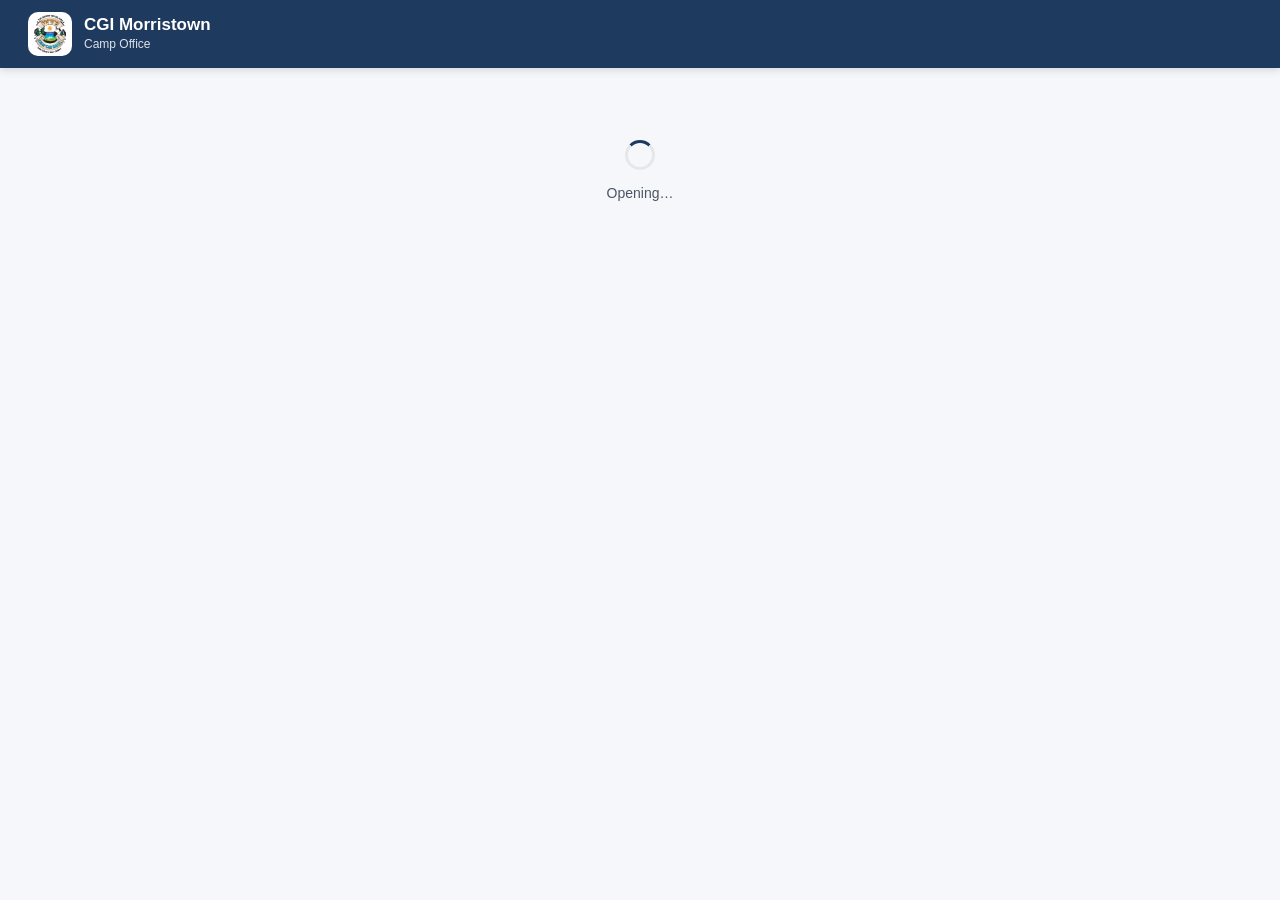
<file: office.html>
<!DOCTYPE html>
<html lang="en">
<head>
  <meta charset="UTF-8">
  <meta name="viewport" content="width=device-width, initial-scale=1, viewport-fit=cover">
  <meta name="theme-color" content="#1e3a5f">
  <meta name="robots" content="noindex, nofollow">
  <meta name="apple-mobile-web-app-title" content="Camp Office">
  <title>Camp Office</title>
  <link rel="icon" href="assets/crest-184.png">
  <link rel="apple-touch-icon" href="assets/crest-184.png">
  <style>
    /* The Camp Office: the camp office's own page. Its first part is staff hiring; the other parts are in the menu
       and open where they live today until they are built in here. This file is the frame, the look and the way
       around; what is shown comes from the hiring backend (backend/2027/Code.gs, block 8 "THE OFFICE") after a
       sign-in, or through a signed link from an office email.

       The look (2026-11-19, the director's choice between two): the look of the staff application page (apply.html),
       so that the office and the pages staff see belong together: slate navy, amber for whatever waits for him, the
       device's own letters, white cards with 14px corners on pale grey, 8px corners on everything that is pressed.
       Text and the edges of controls are a little darker than on the application page, because here they are read
       and pressed all day.

       The layout (2026-11-19 and 11-20, his choices among layouts he tried; reasons and sources: backend/DEPLOY-2027.md):
       - The menu stays on the screen ("I like the side bar. it makes it easy to navigate"). Computer: at the side,
         also beside the board: names from 1240px, a drawing with a word under it below that. Phone and tablet: a bar
         at the bottom with the first three parts and "More" (a bar holds five). It appears once he is signed in.
       - The office's first page ("Office home"): what waits for him, then one line for each part and where it stands.
       - Phone and tablet: the list. A name search and four tabs (To do / Waiting / Hired / All), people grouped by
         what happens next; tap a name, that person, back to the list where it was.
       - Computer (1040px and wider): the board. One column for each stage, one card for each person, the whole
         pipeline in one look. A card opens that person on the whole page; Back returns to the board where it was.
         Cards are not dragged: every move sends an email, so it is done on the person's page, where he sees what
         goes out.
       - One person (the same on both): who it is, four marks for where it stands, then the next step first. Where
         the page is wide enough, how to reach them and what has gone out sit in a column on the right.
       - On a computer nothing is tucked away; on a phone the last three parts are behind "More". Everything to
         press is at least 44px high. */
    :root {
      --navy: #1e3a5f; --navy-dark: #142842; --navy-soft: #e8eef6; --navy-line: #cfd9e6;
      --accent: #f59e0b; --accent-dark: #d97706; --accent-text: #b45309; --accent-soft: #fff7e6; --mark: #fcd34d;
      --ink: #111827; --muted: #4b5563; --field: #8a94a6; --edge: #e5e7eb; --rule: #eceef2;
      --page: #f5f7fa; --col: #e9edf2; --white: #ffffff; --hover: #f3f6fa;
      --ok: #047857; --ok-soft: #ecfdf5; --stop: #b91c1c; --stop-soft: #fef2f2; --quiet: #eef0f3; --ahead: #d1d5db;
      --font: -apple-system, BlinkMacSystemFont, "Segoe UI", "Helvetica Neue", Arial, sans-serif;
      --r: 14px; --r-sm: 8px; --shadow: 0 2px 8px rgba(0, 0, 0, .06);
      --bar: 0px;                                  /* the height of the bar while it stays on top (computer only) */
      --gut: 16px;
      color-scheme: light;
    }
    * { box-sizing: border-box; }
    html, body { margin: 0; }
    html { -webkit-text-size-adjust: 100%; text-size-adjust: 100%; }
    body { background: var(--page); color: var(--ink); font: 400 16px/1.6 var(--font); -webkit-font-smoothing: antialiased; }
    [hidden] { display: none !important; }
    h1, h2, h3 { font-weight: 700; line-height: 1.2; letter-spacing: -.01em; color: var(--navy); margin: 0; text-wrap: balance; }
    p { margin: 0 0 12px; }
    a { color: var(--navy); text-underline-offset: 4px; }
    button, input, select, textarea { font: inherit; }
    button { cursor: pointer; }
    button:disabled { opacity: .6; cursor: default; }
    :focus-visible { outline: 3px solid var(--navy); outline-offset: 3px; }
    .vh { position: absolute; width: 1px; height: 1px; overflow: hidden; clip-path: inset(50%); white-space: nowrap; }

    /* the bar, as on the application page: navy, the camp logo on white; what there is to go to is written out */
    .top { background: var(--navy); color: var(--white); box-shadow: 0 2px 8px rgba(0, 0, 0, .14); }
    .top-in { max-width: 1320px; margin: 0 auto; min-height: 62px; display: flex; align-items: center; justify-content: space-between; gap: 14px; padding-block: 8px; padding-left: max(var(--gut), env(safe-area-inset-left, 0px)); padding-right: max(var(--gut), env(safe-area-inset-right, 0px)); }
    .brand { display: flex; align-items: center; gap: 12px; min-width: 0; color: var(--white); text-decoration: none; }
    .brand img { display: block; width: 44px; height: 44px; object-fit: contain; border-radius: 10px; background: var(--white); padding: 3px; flex: none; }
    .brand strong { display: block; font-size: 15px; font-weight: 700; line-height: 1.2; }
    .brand small { display: block; font-size: 12px; line-height: 1.4; margin-top: 1px; opacity: .85; }
    .brand:focus-visible, .top-nav a:focus-visible { outline-color: var(--accent); }
    .top-nav { display: flex; align-items: center; gap: 4px 24px; flex: none; font-size: 14px; font-weight: 600; }
    .top-nav a { display: inline-flex; align-items: center; min-height: 44px; color: var(--white); text-decoration: none; }
    .top-nav a:hover { text-decoration: underline; }

    .wrap { max-width: 1320px; margin: 0 auto; padding-block: 22px 40px; padding-left: max(var(--gut), env(safe-area-inset-left, 0px)); padding-right: max(var(--gut), env(safe-area-inset-right, 0px)); }
    .office, .pane-list, .pane-detail, #root, #signin { min-width: 0; }
    #root, #signin, #list, #board { overflow-wrap: anywhere; }
    #root:focus { outline: none; }
    .pane-list, .pane-detail { max-width: 760px; margin-inline: auto; }
    .pane-detail { container: detail / inline-size; }
    .pane-detail:has(.o-cols) { max-width: 1060px; }
    .muted { color: var(--muted); font-size: 14px; text-align: center; }
    .banner { max-width: 760px; margin: 0 auto 16px; background: var(--stop-soft); border-left: 3px solid var(--stop); border-radius: 0 var(--r-sm) var(--r-sm) 0; color: var(--stop); padding: 12px 14px; font-size: 14px; line-height: 1.6; }
    .spinner { width: 30px; height: 30px; border: 3px solid var(--edge); border-top-color: var(--navy); border-radius: 50%; animation: spin 1s linear infinite; margin: 44px auto 12px; }
    @keyframes spin { to { transform: rotate(360deg); } }
    @media (prefers-reduced-motion: reduce) { .spinner { animation: none; } html { scroll-behavior: auto; } }

    /* one thing at a time: the office's first page, a part that is not built yet, everyone in staff hiring, or one
       person. (Before the list has come, only the last shows: the wait, or a person opened through a link in an email.) */
    .hub, .part { display: none; }
    .office.has-list[data-view="hub"] .hub, .office.has-list[data-view="part"] .part { display: block; }
    .office:not(.has-list) .pane-list, .office.has-list:not([data-view="home"]) .pane-list, .office.has-list:not([data-view="person"]) .pane-detail { display: none; }

    /* signing in: a calm navy stage with one white card */
    body.is-signin { background: var(--navy); }
    body.is-signin .top { display: none; }
    body.is-signin .wrap { min-height: 100svh; display: flex; flex-direction: column; justify-content: center; padding-block: 36px; }
    body.is-signin .banner { max-width: 440px; width: 100%; margin: 0 auto 14px; border-radius: var(--r-sm); }
    .si-card { width: 100%; max-width: 440px; margin: 0 auto; padding: 30px 26px 24px; background: var(--white); border-radius: var(--r); border-top: 5px solid var(--accent); box-shadow: 0 24px 60px rgba(8, 20, 40, .3); }
    .si-crest { display: block; width: 76px; height: 88px; object-fit: contain; margin: 0 auto 14px; }
    .si-card .o-eyebrow { text-align: center; }
    .si-card h1 { text-align: center; font-size: 28px; margin: 0 0 8px; }
    .si-intro { text-align: center; font-size: 15px; color: var(--muted); max-width: 320px; margin: 0 auto 20px; }
    .si-card form { display: grid; gap: 10px; }
    .si-card .o-foot { text-align: center; margin: 14px 0 0; }

    /* words above a title, titles */
    .o-eyebrow { font-size: 12px; font-weight: 700; letter-spacing: .07em; line-height: 1.6; text-transform: uppercase; color: var(--accent-text); margin: 0 0 6px; }
    .o-h1 { font-size: clamp(24px, 5.6vw, 32px); line-height: 1.18; margin: 0 0 10px; }
    .o-h1 b { font-weight: inherit; background: linear-gradient(transparent 64%, var(--mark) 64%, var(--mark) 92%, transparent 92%); padding: 0 .1em; }
    .o-n { display: inline-block; min-width: 26px; text-align: center; background: var(--navy-soft); color: var(--navy); border-radius: 999px; padding: 0 9px; font: 700 13px/22px var(--font); letter-spacing: 0; }
    .o-tag { background: var(--accent); color: var(--ink); border-radius: 5px; padding: 1px 6px; font: 700 11px/1.5 var(--font); letter-spacing: .04em; vertical-align: 1px; }
    .o-empty { color: var(--muted); font-size: 15px; line-height: 1.6; padding: 26px 4px; margin: 0; text-align: center; }

    /* small drawings, one for each part of the office */
    .ic { width: 24px; height: 24px; flex: none; fill: none; stroke: currentColor; stroke-width: 1.8; stroke-linecap: round; stroke-linejoin: round; }

    /* the office's first page: what waits for him, then where each part stands. A part that is not built: a short page */
    .hub, .part { max-width: 760px; margin-inline: auto; min-width: 0; overflow-wrap: anywhere; }
    .hb-head { margin: 0 0 20px; }
    .hb-head .o-h1 { margin: 0 0 6px; }
    .hb-head .o-meta { margin: 0; }
    .hb-h { display: flex; align-items: center; gap: 9px; font-size: 18px; margin: 0 0 10px; }
    .hb-dot { width: 9px; height: 9px; flex: none; background: var(--accent); border: 1px solid var(--accent-dark); border-radius: 50%; }
    .hb-todo { margin: 0 0 26px; }
    .hb-tlist, .hb-grid { background: var(--white); border: 1px solid var(--edge); border-radius: var(--r); box-shadow: var(--shadow); overflow: hidden; }
    .hb-tlist { border-left: 5px solid var(--accent); }
    .td, .ar { display: grid; grid-template-columns: minmax(0, 1fr) auto; column-gap: 12px; align-items: center; min-height: 68px; padding: 10px 14px; border-bottom: 1px solid var(--rule); color: var(--ink); text-decoration: none; }
    .ar { grid-template-columns: minmax(0, 1fr) auto auto; grid-template-areas: "t n go" "s n go"; min-height: 62px; }
    .td:last-child, .ar:last-child { border-bottom: 0; }
    .td:hover, .ar:hover { background: var(--hover); }
    .td:focus-visible, .ar:focus-visible { outline-offset: -4px; }
    .td-b { min-width: 0; }
    .td-b strong, .ar-t { display: block; color: var(--navy); font-weight: 700; line-height: 1.4; }
    .td-b span, .ar-s { display: block; color: var(--muted); font-size: 13px; line-height: 1.5; }
    .ar-t { grid-area: t; align-self: end; }
    .ar-s { grid-area: s; align-self: start; }
    .ar-n { grid-area: n; min-width: 26px; padding: 0 9px; border-radius: 999px; background: var(--accent); color: var(--ink); font: 700 13px/26px var(--font); text-align: center; }
    .ar-go { grid-area: go; }
    .td-go, .ar-go { color: #7b8698; font-size: 24px; line-height: 1; }
    .ar.out .ar-go { font-size: 18px; }
    .ar.no .ar-t { color: var(--muted); }
    .hb-out { display: none; margin-top: 26px; }                       /* the links out of the office sit here only where the menu has no room for them */
    .hb-out .bd-resth { margin: 0 0 8px; }
    .hb-links { display: flex; flex-wrap: wrap; gap: 8px; margin: 0; }
    .hb-links a { display: inline-flex; align-items: center; gap: 7px; min-height: 44px; padding: 0 16px; background: var(--white); border: 1.5px solid var(--navy-line); border-radius: 999px; color: var(--navy); font: 700 14px/1 var(--font); text-decoration: none; }
    .hb-links a:hover { background: var(--hover); border-color: var(--navy); }
    .part .o-card { margin-top: 14px; }
    .part .o-card p:last-child { margin-bottom: 0; }

    /* the menu that stays. One line of it: a drawing, the name (computer) or a short word (bar, narrow side), and in
       amber how many things wait for him there */
    .side { display: none; }
    .sd { position: relative; flex: 1 1 0; min-width: 0; display: flex; flex-direction: column; align-items: center; justify-content: center; gap: 3px; min-height: 60px; padding: 7px 2px 6px; background: none; border: 0; border-radius: 0; color: var(--muted); font: 600 11.5px/1.2 var(--font); text-decoration: none; }
    .sd:focus-visible { outline-offset: -4px; }
    .sd.on { color: var(--navy); font-weight: 700; }
    .sd.on::before { content: ''; position: absolute; top: 0; left: 24%; right: 24%; height: 3px; border-radius: 0 0 3px 3px; background: var(--navy); }
    .sd-l, .sd-x { display: none; }
    .sd-n { position: absolute; top: 5px; left: calc(50% + 5px); min-width: 18px; padding: 0 5px; border-radius: 999px; background: var(--accent); color: var(--ink); font: 700 11px/18px var(--font); text-align: center; }
    .sd-h { margin: 8px 12px 2px; padding-top: 10px; border-top: 1px solid var(--rule); color: var(--muted); font-size: 12px; font-weight: 700; letter-spacing: .07em; line-height: 1.6; text-transform: uppercase; }
    /* phone and tablet: a bar at the bottom; what does not fit is behind "More", in a sheet above the bar */
    @media (max-width: 1039.98px) {
      body.has-menu .side { position: fixed; z-index: 30; left: 0; right: 0; bottom: 0; display: flex; align-items: stretch; background: var(--white); border-top: 1px solid var(--navy-line); box-shadow: 0 -4px 18px rgba(8, 20, 40, .1); padding: 0 max(4px, env(safe-area-inset-right, 0px)) env(safe-area-inset-bottom, 0px) max(4px, env(safe-area-inset-left, 0px)); }
      .sd-sheet { display: none; position: absolute; left: 8px; right: 8px; bottom: calc(100% + 8px); padding: 8px; background: var(--white); border: 1px solid var(--navy-line); border-radius: var(--r); box-shadow: 0 16px 40px rgba(8, 20, 40, .24); }
      .side.is-open .sd-sheet { display: block; }
      .side.is-open .sd-more, .sd-more.on { color: var(--navy); }
      .sd-sheet .sd { flex-direction: row; justify-content: flex-start; gap: 12px; min-height: 48px; padding: 6px 12px; border-radius: var(--r-sm); color: var(--navy); font-size: 15px; }
      .sd-sheet .sd:hover { background: var(--hover); }
      .sd-sheet .sd.on { background: var(--navy-soft); }
      .sd-sheet .sd.on::before { content: none; }
      .sd-sheet .sd.no, .sd-sheet .sd-o { color: var(--muted); }
      .sd-sheet .sd-l, .sd-sheet .sd-x { display: inline; }
      .sd-sheet .sd-s { display: none; }
      .sd-sheet .sd-n { position: static; margin-left: auto; }
      .sd-sheet .sd-x { margin-left: auto; color: #7b8698; }
      body.has-menu .wrap { padding-bottom: calc(92px + env(safe-area-inset-bottom, 0px)); }
      body.has-menu .o-jump { bottom: calc(60px + env(safe-area-inset-bottom, 0px)); }
    }

    /* everyone: the one line on top and the name search (both layouts) */
    .pl-intro { margin: 0 0 16px; }
    .pl-intro .o-h1 { margin: 0; }
    .pl-find { display: block; }
    .pl-find input { display: block; width: 100%; min-height: 48px; padding: 11px 13px; border: 1.5px solid var(--field); border-radius: var(--r-sm); background: var(--white); color: var(--ink); font: 400 16px/1.4 var(--font); -webkit-appearance: none; appearance: none; }
    .pl-find input::placeholder { color: #5f6b7c; opacity: 1; }
    .o-startp { margin: 0; }
    .o-btn.o-start { width: auto; max-width: 100%; display: inline-flex; gap: 10px; margin-top: 0; padding-inline: 24px; }
    #board, .pl-head .o-startp { display: none; }                      /* the board and its "start with" button: computer only, further down */

    /* the list (phone and tablet): four tabs, then the people by what happens next */
    .tabs { display: flex; justify-content: space-between; gap: 0 4px; margin: 10px 0 0; border-bottom: 1px solid var(--edge); }
    .tabs button { display: inline-flex; align-items: center; justify-content: center; gap: 6px; min-width: 46px; min-height: 46px; padding: 0 3px; margin-bottom: -1px; background: none; border: 0; border-bottom: 3px solid transparent; border-radius: 0; color: var(--muted); font: 700 14px/1.2 var(--font); white-space: nowrap; }
    .tabs button:hover { color: var(--navy); }
    .tabs button[aria-pressed="true"] { color: var(--navy); border-bottom-color: var(--navy); }
    .t-n { min-width: 20px; padding: 0 6px; border-radius: 999px; background: var(--navy-soft); color: var(--navy); font: 700 12px/20px var(--font); text-align: center; }
    .t-n:empty { display: none; }
    .tabs button[data-tab="todo"] .t-n { background: var(--accent); color: var(--ink); }
    #list { margin-top: 20px; }
    .o-group { margin: 0 0 26px; }
    .o-gh { display: flex; align-items: center; gap: 9px; font-size: 18px; font-weight: 700; line-height: 1.25; letter-spacing: -.01em; color: var(--navy); margin: 0 0 4px; }
    .o-mine .o-gh::before { content: ''; width: 9px; height: 9px; flex: none; background: var(--accent); border: 1px solid var(--accent-dark); border-radius: 50%; }
    details.o-group > summary { cursor: pointer; min-height: 44px; margin-bottom: 6px; }
    .o-gs { color: var(--muted); font-size: 14px; line-height: 1.55; margin: 0 0 10px; }
    .o-mine .o-n { background: var(--accent); color: var(--ink); }
    .o-list { border: 1px solid var(--edge); border-radius: var(--r); overflow: hidden; background: var(--white); margin-top: 10px; box-shadow: var(--shadow); }
    .o-mine .o-list { border-left: 5px solid var(--accent); }
    .o-row { display: flex; align-items: center; gap: 12px; min-height: 56px; padding: 13px 14px 13px 16px; border-bottom: 1px solid var(--rule); text-decoration: none; color: var(--navy); }
    .o-row:last-child { border-bottom: 0; }
    .o-row:hover { background: var(--hover); }
    .o-row:focus-visible { outline-offset: -4px; }
    .o-rb { flex: 1; min-width: 0; }
    .o-rn { display: block; font-weight: 700; line-height: 1.45; }
    .o-rm, .o-rw { display: block; color: var(--muted); font-size: 13px; line-height: 1.55; text-wrap: pretty; }
    .o-late { background: var(--accent); color: var(--ink); border-radius: 4px; padding: 0 5px; font-weight: 700; white-space: nowrap; }
    .o-arrow { flex: none; font-size: 24px; line-height: 1; color: #7b8698; }
    #pl-foot .o-foot { margin: 6px 0 0; }

    /* the board (computer): one column for each stage, one card for each person */
    .bd, .bd-rest { display: grid; grid-template-columns: repeat(5, minmax(0, 1fr)); gap: 12px; align-items: start; }
    .bd-col { min-width: 0; background: var(--col); border-radius: var(--r); border-top: 4px solid var(--ahead); padding: 12px 10px; }
    .bd-col.mine { border-top-color: var(--accent); }
    .bd-col.done { border-top-color: var(--navy); }
    .bd-h { display: flex; align-items: center; justify-content: space-between; gap: 8px; font-size: 17px; margin: 0; padding: 0 4px; }
    .bd-h span:first-child { min-width: 0; }
    .bd-h .o-n { flex: none; background: var(--white); }
    .bd-col.mine .bd-h .o-n { background: var(--accent); color: var(--ink); }
    .bd-s { color: var(--muted); font-size: 12.5px; line-height: 1.5; margin: 1px 0 0; padding: 0 4px; }
    .bd-cards { display: grid; gap: 8px; margin-top: 10px; }
    .bd-none { color: var(--muted); font-size: 13px; line-height: 1.5; text-align: center; padding: 6px 4px 8px; margin: 0; }
    .bd-card.o-row, .bd-card.o-row:last-child { display: block; min-height: 0; padding: 11px 12px 12px; background: var(--white); border: 1px solid var(--edge); border-radius: var(--r-sm); box-shadow: 0 1px 2px rgba(17, 24, 39, .06); font-size: 15px; }
    .bd-card.o-row:hover { background: var(--hover); border-color: #b6c2d3; }
    .bd-card.o-row:focus-visible { outline-offset: 2px; }
    .bd-card .o-rb { display: block; }
    .bd-card .o-rm { text-wrap: balance; }                             /* a narrow card: no single word left alone on a line */
    /* the two kinds of column that only ever grow (who is hired, who is set aside) scroll inside themselves, so the
       stages that need him stay where the eye is; a card cut off at the bottom shows there is more */
    .bd-col[data-col="hired"] .bd-cards, .bd-rest .bd-cards { max-height: 596px; overflow-y: auto; margin-inline: -3px; padding: 0 3px 3px; }
    .bd-resth { font-size: 12px; font-weight: 700; line-height: 1.6; letter-spacing: .07em; text-transform: uppercase; color: var(--muted); margin: 28px 0 8px; }
    .bd-rest .bd-col { background: none; border: 1px solid var(--edge); padding: 10px; }
    .bd-rest .bd-h { font-size: 15px; }
    .bd-rest .bd-h .o-n { background: var(--navy-soft); }
    .bd-rest .bd-cards { max-height: 320px; }

    /* one person: who, and where it stands */
    .o-back { margin: -6px 0 8px; font-size: 14px; font-weight: 700; }
    .o-back a { display: inline-flex; align-items: center; min-height: 44px; padding-right: 14px; text-decoration: none; }
    .o-back a:hover { text-decoration: underline; }
    .o-top { margin: 0 0 6px; }
    .o-pill { display: inline-block; border-radius: 999px; padding: 3px 12px; font-size: 12px; font-weight: 700; letter-spacing: .03em; }
    .o-pill.you { background: var(--accent); color: var(--ink); }
    .o-pill.wait { background: var(--navy-soft); color: var(--navy); }
    .o-pill.ok { background: var(--ok-soft); color: var(--ok); }
    .o-pill.off { background: var(--quiet); color: var(--muted); }
    .o-meta { color: var(--muted); font-size: 14px; line-height: 1.6; margin: 0 0 4px; text-wrap: pretty; }
    .o-track { list-style: none; margin: 18px 0 0; padding: 0; max-width: 640px; display: grid; grid-template-columns: repeat(4, minmax(0, 1fr)); gap: 0 6px; }
    .o-track li { min-width: 0; }
    .o-tb { display: block; height: 6px; margin-bottom: 8px; border-radius: 3px; background: var(--ahead); }
    .o-track li.done .o-tb { background: var(--navy); }
    .o-track li.now .o-tb { background: var(--accent); box-shadow: inset 0 0 0 1px var(--accent-dark); }
    .o-track.off li.done .o-tb { background: #8a94a6; }
    .o-track b { display: block; font-size: 13px; line-height: 1.4; color: var(--muted); overflow-wrap: normal; }
    .o-track li.done b, .o-track li.now b { color: var(--navy); }
    .o-track small { display: block; font-size: 12px; line-height: 1.45; color: var(--muted); margin-top: 1px; }
    .o-track li.now.mine small { color: var(--navy); font-weight: 700; }

    /* cards; the next step is the first one */
    .o-card { background: var(--white); border: 1px solid var(--edge); border-radius: var(--r); padding: 20px 18px 22px; margin: 20px 0 0; box-shadow: var(--shadow); }
    .o-card.o-next { border-left: 5px solid var(--navy); scroll-margin-top: calc(var(--bar) + 16px); }
    .o-card > p:not([class]), .o-in > p:not([class]) { max-width: 66ch; }
    .o-label { display: flex; align-items: center; gap: 8px; font-size: 12px; font-weight: 700; text-transform: uppercase; letter-spacing: .06em; line-height: 1.5; color: var(--accent-text); margin: 0 0 10px; }
    .o-dot { width: 8px; height: 8px; flex: none; background: var(--accent); border: 1px solid var(--accent-dark); border-radius: 50%; }
    .o-ch { font-size: 20px; margin: 0 0 12px; }
    .o-form { margin: 12px 0 0; }
    .o-btn, .o-btn2 { display: flex; align-items: center; justify-content: center; width: 100%; min-height: 48px; padding: 12px 20px; border-radius: var(--r-sm); font: 700 16px/1.4 var(--font); margin-top: 14px; text-decoration: none; }
    .o-btn { background: var(--navy); border: 1.5px solid var(--navy); color: var(--white); }
    .o-btn:hover:not(:disabled) { background: var(--navy-dark); border-color: var(--navy-dark); }
    .o-btn2 { background: var(--white); border: 1.5px solid var(--navy); color: var(--navy); }
    .o-btn2:hover:not(:disabled) { background: var(--navy-soft); }
    .o-more { border-top: 1px solid var(--rule); margin: 16px 0 0; padding: 8px 0 0; }
    .o-more > summary { cursor: pointer; display: flex; align-items: center; min-height: 44px; font-weight: 700; font-size: 15px; color: var(--navy); list-style: none; }
    .o-more > summary::before { content: '+'; flex: none; width: 20px; font-size: 20px; font-weight: 700; line-height: 1; color: var(--accent-text); }
    .o-more[open] > summary::before { content: '–'; }
    .o-more > summary::-webkit-details-marker { display: none; }
    .o-more.o-main { border-top: 0; padding-top: 0; }
    .o-more.o-main > summary { justify-content: center; min-height: 48px; padding: 12px 20px; background: var(--navy); border: 1.5px solid var(--navy); border-radius: var(--r-sm); color: var(--white); font-size: 16px; }
    .o-more.o-main > summary::before { content: none; }
    .o-more.o-main > summary:hover { background: var(--navy-dark); border-color: var(--navy-dark); }
    .o-more.o-main[open] > summary { background: var(--navy-soft); border-color: var(--navy-soft); color: var(--navy); }
    .o-in { padding: 8px 0 2px; }

    /* fields: visible edges, at least 48px */
    .o-lab, .o-flabel { display: block; font-size: 14px; font-weight: 700; line-height: 1.5; color: var(--navy); margin: 16px 0 6px; }
    .o-lab textarea, .o-lab select, .o-lab input, .o-field { display: block; width: 100%; min-width: 0; min-height: 48px; padding: 12px 13px; border: 1.5px solid var(--field); border-radius: var(--r-sm); background: var(--white); color: var(--ink); font: 400 16px/1.4 var(--font); margin-top: 6px; }
    .o-lab textarea { min-height: 92px; resize: vertical; line-height: 1.55; }
    .o-flabel + .o-field { margin-top: 0; }
    .o-choice { display: flex; align-items: flex-start; gap: 10px; min-height: 48px; padding: 11px 13px; margin: 8px 0 0; border: 1.5px solid var(--field); border-radius: var(--r-sm); background: var(--white); font-size: 15px; line-height: 1.5; cursor: pointer; }
    .o-choice input { width: 20px; height: 20px; margin: 1px 0 0; flex: none; accent-color: var(--navy); }
    .o-choice:has(input:checked) { border-color: var(--navy); background: var(--navy-soft); }
    .o-choice:has(select) { align-items: center; flex-wrap: wrap; }
    .o-choice:has(select) input { margin-top: 0; }
    .o-choice .o-inline { margin-top: 0; }
    .o-inline { max-width: 100%; min-height: 40px; padding: 6px 8px; border: 1.5px solid var(--field); border-radius: var(--r-sm); background: var(--white); font: 400 15px/1.4 var(--font); margin-top: 6px; }
    .o-pay { display: flex; align-items: center; gap: 8px; }
    .o-pay .o-cur { font-size: 20px; font-weight: 700; line-height: 1; color: var(--navy); }
    .o-pay .o-field { flex: 1; margin-top: 0; }
    .o-hint { color: var(--muted); font-size: 13px; line-height: 1.6; margin: 7px 0 0; }
    .o-warn { background: var(--accent-soft); border-left: 3px solid var(--accent); border-radius: 0 var(--r-sm) var(--r-sm) 0; color: var(--ink); font-size: 14px; line-height: 1.6; padding: 10px 12px; margin: 8px 0; }
    .o-err { background: var(--stop-soft); border-left: 3px solid var(--stop); border-radius: 0 var(--r-sm) var(--r-sm) 0; color: var(--stop); font-size: 14px; font-weight: 600; line-height: 1.6; padding: 10px 12px; margin: 14px 0 0; }

    /* how to reach someone: a card of its own colour, and buttons a thumb can hit */
    .o-card.o-reach { background: var(--navy-soft); border-color: var(--navy-line); box-shadow: none; }
    .o-acts { display: flex; flex-wrap: wrap; gap: 8px; margin: 0 0 8px; }
    .o-act { display: inline-flex; align-items: center; justify-content: center; min-height: 44px; min-width: 62px; padding: 8px 14px; background: var(--white); border: 1.5px solid var(--navy); border-radius: var(--r-sm); color: var(--navy); font: 700 14px/1.4 var(--font); text-decoration: none; }
    .o-act:hover { background: var(--hover); }
    .o-reachnote { margin: 12px 0 0; font-size: 14px; font-weight: 700; }
    .o-reachnote a { display: inline-flex; align-items: center; min-height: 44px; }

    /* facts in rows, references, history */
    .o-line { display: flex; gap: 12px; padding: 9px 0; border-bottom: 1px solid var(--rule); font-size: 14px; line-height: 1.6; }
    .o-line:last-child { border-bottom: 0; }
    .o-ll { flex: 0 0 40%; color: var(--muted); }
    .o-lv { flex: 1; min-width: 0; overflow-wrap: anywhere; }
    .o-st { font-weight: 700; color: var(--navy); }
    .o-st.ok { color: var(--ok); }
    .o-st.no { background: var(--accent); color: var(--ink); border-radius: 999px; padding: 1px 9px; }
    .o-ref { border-top: 1px solid var(--rule); padding: 14px 0 4px; }
    .o-ref:first-of-type { border-top: 0; padding-top: 0; }
    .o-ref .o-acts { margin: 8px 0 6px; }
    .o-card p.o-rt { margin: 0 0 2px; color: var(--navy); }
    .o-dim { color: var(--muted); font-weight: 400; }
    .o-card p.o-sub { font-weight: 700; font-size: 14px; color: var(--navy); margin: 16px 0 6px; }
    .o-quote { background: #f9fafb; border: 1px solid var(--edge); border-left: 3px solid var(--ahead); border-radius: var(--r-sm); padding: 11px 13px; font-size: 14px; line-height: 1.65; }
    .o-good { color: var(--ok); }
    .o-watch { color: var(--ink); background: var(--accent); border-radius: 4px; padding: 0 5px; }
    .o-log { display: flex; gap: 12px; font-size: 13px; line-height: 1.6; padding: 8px 0; border-bottom: 1px solid var(--rule); }
    .o-log:last-child { border-bottom: 0; }
    .o-ld { flex: 0 0 54px; color: var(--muted); }
    .o-lt { flex: 1; min-width: 0; overflow-wrap: anywhere; }
    .o-flash { border-radius: 0 var(--r-sm) var(--r-sm) 0; padding: 12px 14px; font-size: 15px; line-height: 1.6; font-weight: 600; margin: 0 0 16px; }
    .o-flash.good { background: var(--ok-soft); border-left: 3px solid var(--ok); color: #065f46; }
    .o-flash.bad { background: var(--stop-soft); border-left: 3px solid var(--stop); color: var(--stop); }
    .o-after { margin: -4px 0 18px; }
    .o-after .o-btn2 { width: auto; display: inline-flex; margin-top: 0; }
    .o-foot { color: var(--muted); font-size: 13px; line-height: 1.7; margin: 26px 0 0; }

    /* the way back up to the next step, once it has scrolled out of sight */
    .o-jump { position: sticky; bottom: 0; z-index: 4; margin-top: 8px; padding: 12px 0 max(12px, env(safe-area-inset-bottom, 0px)); background: linear-gradient(to bottom, rgba(245, 247, 250, 0), var(--page) 42%); visibility: hidden; opacity: 0; transition: opacity .15s; }
    .o-jump.is-on { visibility: visible; opacity: 1; }
    .o-jump button { display: flex; align-items: center; justify-content: center; gap: 10px; width: 100%; min-height: 50px; padding: 10px 18px; background: var(--navy); border: 0; border-radius: var(--r-sm); color: var(--white); font: 700 15px/1.4 var(--font); box-shadow: 0 8px 22px rgba(8, 20, 40, .24); }
    .o-jump button::before { content: ''; width: 9px; height: 9px; flex: none; background: var(--accent); border-radius: 50%; }
    @media (prefers-reduced-motion: reduce) { .o-jump { transition: none; } }

    /* a wider page: the person in two columns */
    @container detail (min-width: 800px) {
      .o-cols { display: grid; grid-template-columns: minmax(0, 1.9fr) minmax(300px, 1fr); column-gap: 26px; align-items: start; }
      .o-main1 { grid-column: 1; grid-row: 1; min-width: 0; }
      .o-main2 { grid-column: 1; grid-row: 2; min-width: 0; }
      .o-side { grid-column: 2; grid-row: 1 / span 2; min-width: 0; position: sticky; top: calc(var(--bar) + 6px); }
      .o-card { padding: 24px 24px 26px; }
    }

    @media (min-width: 700px) {
      :root { --gut: 24px; }
      .wrap { padding-block: 28px 56px; }
      .tabs { justify-content: flex-start; gap: 0 30px; }
      .o-card { padding: 22px 22px 24px; }
    }

    /* computer: the bar stays on top; the menu is at the side; everyone is shown as the board, on the whole width */
    @media (min-width: 1040px) {
      :root { --bar: 68px; --gut: 28px; }
      html { scroll-padding-top: calc(var(--bar) + 16px); }
      .top { position: sticky; top: 0; z-index: 20; }
      .top-in { min-height: 68px; }
      .brand strong { font-size: 17px; }
      .pane-list { max-width: none; }
      .pl-head { display: flex; flex-wrap: wrap; align-items: flex-end; justify-content: space-between; gap: 12px 24px; }
      .pl-head .o-startp { display: block; margin: 0 0 16px; }
      .pl-find { max-width: 340px; }
      .tabs, #list, #list-empty { display: none; }
      #board { display: block; margin-top: 18px; }
      /* the menu at the side, narrow: every part with its drawing and a word; it stays while the page scrolls */
      body.has-menu .wrap { display: grid; grid-template-columns: 76px minmax(0, 1fr); column-gap: 16px; align-items: start; }
      body.has-menu .wrap > * { grid-column: 2; }
      body.has-menu .wrap > .side { grid-column: 1; grid-row: 1 / span 3; position: sticky; top: calc(var(--bar) + 18px); z-index: 3; display: flex; flex-direction: column; gap: 2px; padding: 6px; background: var(--white); border: 1px solid var(--edge); border-radius: var(--r); box-shadow: var(--shadow); }
      .sd { flex: none; min-height: 58px; border-radius: var(--r-sm); color: var(--navy); }
      .sd:hover { background: var(--hover); }
      .sd.on { background: var(--navy-soft); }
      .sd.on::before { top: 12px; bottom: 12px; left: 0; right: auto; width: 4px; height: auto; border-radius: 0 3px 3px 0; }
      .sd.no { color: var(--muted); }
      .sd-more, .sd-h, .sd-o { display: none; }
      .sd-sheet { display: contents; }
      .hub, .part { margin-inline: 0; max-width: 820px; }
      .hb-out { display: block; }
    }
    @media (min-width: 1040px) and (max-width: 1399.98px) {          /* beside the menu the board has less room: its columns are packed */
      .bd, .bd-rest { gap: 8px; }
      .bd-col { padding: 10px 7px; }
      .bd-card.o-row, .bd-card.o-row:last-child { padding: 9px 9px 10px; }
      .bd-h { font-size: 15.5px; }
    }
    /* a wide computer: the menu with the names written out, and the links out of the office under them */
    @media (min-width: 1240px) {
      body.has-menu .wrap, body.has-menu .top-in { max-width: 1480px; }
      body.has-menu .wrap { grid-template-columns: 232px minmax(0, 1fr); column-gap: 28px; }
      body.has-menu .wrap > .side { padding: 10px; }
      .sd { flex-direction: row; justify-content: flex-start; gap: 12px; min-height: 46px; padding: 6px 12px; font-size: 15px; }
      .sd.on::before { top: 10px; bottom: 10px; }
      .sd-l, .sd-x { display: inline; }
      .sd-s { display: none; }
      .sd-n { position: static; margin-left: auto; min-width: 24px; padding: 0 7px; font: 700 12.5px/22px var(--font); }
      .sd-x { margin-left: auto; color: #7b8698; }
      .sd-h { display: block; margin: 12px 12px 4px; padding-top: 12px; }
      .sd-o { display: flex; min-height: 40px; color: var(--muted); }
      .hb-out { display: none; }
    }
  </style>
</head>
<body>

<svg width="0" height="0" style="position:absolute" aria-hidden="true" focusable="false">
  <symbol id="i-home" viewBox="0 0 24 24"><rect x="4" y="4" width="6.8" height="6.8" rx="1.6"/><rect x="13.2" y="4" width="6.8" height="6.8" rx="1.6"/><rect x="4" y="13.2" width="6.8" height="6.8" rx="1.6"/><rect x="13.2" y="13.2" width="6.8" height="6.8" rx="1.6"/></symbol>
  <symbol id="i-hiring" viewBox="0 0 24 24"><circle cx="9.6" cy="8.3" r="3.3"/><path d="M3.4 19.4c0-3.3 2.7-5.7 6.2-5.7s6.2 2.4 6.2 5.7"/><path d="M19 5.8v5.4M16.3 8.5h5.4"/></symbol>
  <symbol id="i-staff" viewBox="0 0 24 24"><rect x="5" y="4.6" width="14" height="16" rx="2.4"/><path d="M9.8 4.6V3h4.4v1.6"/><circle cx="12" cy="10.6" r="2.3"/><path d="M8.2 17c.5-1.8 1.9-2.8 3.8-2.8s3.3 1 3.8 2.8"/></symbol>
  <symbol id="i-parents" viewBox="0 0 24 24"><path d="M3.8 11.4 12 4.4l8.2 7"/><path d="M6 9.8v9.4h12V9.8"/><path d="M10 19.2v-4.8h4v4.8"/></symbol>
  <symbol id="i-photos" viewBox="0 0 24 24"><path d="M4.2 8.4h3l1.5-2.4h6.6l1.5 2.4h3A1.2 1.2 0 0 1 21 9.6v8.6a1.2 1.2 0 0 1-1.2 1.2H4.2A1.2 1.2 0 0 1 3 18.2V9.6a1.2 1.2 0 0 1 1.2-1.2Z"/><circle cx="12" cy="13.7" r="3.3"/></symbol>
  <symbol id="i-campers" viewBox="0 0 24 24"><path d="M12 4.4 3.4 19.4h17.2L12 4.4Z"/><path d="M12 12 8.7 19.4M12 12l3.3 7.4"/></symbol>
  <symbol id="i-summer" viewBox="0 0 24 24"><circle cx="12" cy="12" r="3.9"/><path d="M12 2.8v2.3M12 18.9v2.3M2.8 12h2.3M18.9 12h2.3M5.5 5.5l1.6 1.6M16.9 16.9l1.6 1.6M5.5 18.5l1.6-1.6M16.9 7.1l1.6-1.6"/></symbol>
  <symbol id="i-more" viewBox="0 0 24 24"><circle cx="5.5" cy="12" r="1.5" fill="currentColor" stroke="none"/><circle cx="12" cy="12" r="1.5" fill="currentColor" stroke="none"/><circle cx="18.5" cy="12" r="1.5" fill="currentColor" stroke="none"/></symbol>
</svg>

<header class="top">
  <div class="top-in">
    <a class="brand" href="office.html">
      <img src="assets/crest-184.png" width="44" height="44" alt="Camp Gan Israel Morristown">
      <span><strong>CGI Morristown</strong><small>Camp Office</small></span>
    </a>
    <nav class="top-nav" aria-label="Your sign-in">
      <a href="#" id="nav-out" data-signout="1" hidden>Sign out</a>
    </nav>
  </div>
</header>

<main class="wrap">
  <div class="banner" id="trouble" hidden role="alert"></div>

  <div id="signin" hidden>
    <section class="si-card" aria-labelledby="si-title">
      <img class="si-crest" src="assets/crest-184.png" width="76" height="88" alt="Camp Gan Israel Morristown">
      <p class="o-eyebrow">CGI Morristown · Camp Office</p>
      <h1 id="si-title">Sign in</h1>
      <p class="si-intro">For the camp office. Type your email address and press the button. A new six-digit code comes to you by email each time, and you type it here. There is no password to remember.</p>
      <form id="f-email">
        <label class="o-lab" for="si-email" style="margin-top:0">Your email address</label>
        <input class="o-field" type="email" id="si-email" autocomplete="email" required style="margin-top:0">
        <button type="submit" class="o-btn">Send me a code</button>
      </form>
      <form id="f-code" hidden>
        <p class="o-hint" id="si-sent" style="margin:0 0 6px"></p>
        <label class="o-lab" for="si-code" style="margin-top:0">The six-digit code</label>
        <input class="o-field" type="text" id="si-code" inputmode="numeric" pattern="[0-9 ]*" autocomplete="one-time-code" maxlength="7" required style="margin-top:0">
        <button type="submit" class="o-btn">Sign in</button>
        <p class="o-hint" id="si-stay" style="margin:10px 0 0">This browser then stays signed in for 7 days, or until you press “Sign out”.</p>
        <p class="o-foot"><a href="#" id="si-again">Use another address, or send a new code</a></p>
      </form>
    </section>
  </div>

  <nav class="side" id="side" aria-label="The parts of the Camp Office"></nav>

  <div class="office" id="office" data-view="hub">
    <section class="hub" id="hub" aria-labelledby="hub-title">
      <header class="hb-head">
        <p class="o-eyebrow">Camp Office</p>
        <h1 class="o-h1" id="hub-title"></h1>
        <p class="o-meta" id="hub-day"></p>
      </header>
      <section class="hb-todo" id="hub-todo" aria-label="Waiting for you" hidden>
        <h2 class="hb-h"><span class="hb-dot" aria-hidden="true"></span>Waiting for you</h2>
        <div class="hb-tlist" id="hub-tlist"></div>
      </section>
      <section aria-label="The parts of the office">
        <h2 class="hb-h">Where things stand</h2>
        <div class="hb-grid" id="hub-parts"></div>
      </section>
      <section class="hb-out" id="hub-out" aria-labelledby="hub-out-h">
        <h2 class="bd-resth" id="hub-out-h">Outside the office, one press away</h2>
        <p class="hb-links" id="hub-links"></p>
      </section>
    </section>
    <section class="part" id="part"></section>
    <section class="pane-list" id="pane-list" aria-label="Everyone in staff hiring">
      <div class="pl-head">
        <div class="pl-intro">
          <p class="o-eyebrow">Staff hiring 2027</p>
          <h1 class="o-h1" id="pl-sum"></h1>
        </div>
        <p class="o-startp" id="pl-start"></p>
      </div>
      <div class="pl-tools">
        <label class="pl-find"><span class="vh">Find a name</span><input type="search" id="find" placeholder="Find a name" autocomplete="off" autocapitalize="off" spellcheck="false" enterkeyhint="search"></label>
        <div class="tabs" role="group" aria-label="Who to show">
          <button type="button" data-tab="todo" aria-pressed="true">To do <span class="t-n" id="n-todo"></span></button>
          <button type="button" data-tab="waiting" aria-pressed="false">Waiting <span class="t-n" id="n-waiting"></span></button>
          <button type="button" data-tab="hired" aria-pressed="false">Hired <span class="t-n" id="n-hired"></span></button>
          <button type="button" data-tab="all" aria-pressed="false">All</button>
        </div>
      </div>
      <div id="list"></div>
      <div id="board"></div>
      <p class="o-empty" id="list-empty" hidden></p>
      <div id="pl-foot"></div>
    </section>
    <section class="pane-detail" id="pane-detail">
      <div id="root" tabindex="-1"><div class="spinner" aria-hidden="true"></div><p class="muted">Opening…</p></div>
      <div class="o-jump" id="jump"><button type="button" tabindex="-1"><span></span> <span aria-hidden="true">↑</span></button></div>
    </section>
  </div>
</main>

<script src="config.js"></script>
<script>
// The frame of the Camp Office page. The backend sends each view as text that is ready to show; this script asks
// for it, puts it in its place and sends every form on it back, so the answer appears right here.
//   office.html                      the office's first page (needs the sign-in): what waits for him, where each part stands
//   office.html?p=hiring             everyone in staff hiring (needs the sign-in): the list on a phone, the board on a computer
//   office.html?p=person&id=S27-002  one person (needs the sign-in, or &k= from a button in an office email)
//   office.html?p=part&is=staff      a part of the office that is not built yet: what it will be
//   office.html?action=decide|offer  the single-step pages of emails sent on 2026-11-18 (still answered)
// Moving between these does not load the page again: the list stays as it is, the address changes, and the browser's
// Back goes back. The menu, and which parts the office has, come from the backend with the list, after the sign-in.
(function () {
  var BACKEND = (window.PORTAL_CONFIG && window.PORTAL_CONFIG.applyBackendUrl) || '';
  var $ = function (id) { return document.getElementById(id); };
  var each = function (list, fn) { Array.prototype.forEach.call(list, fn); };
  var office = $('office'), root = $('root'), listBox = $('list'), boardBox = $('board'), trouble = $('trouble'), signin = $('signin'), jump = $('jump'), find = $('find'), side = $('side'), partBox = $('part');
  var q = new URLSearchParams(location.search), OLD = !!q.get('action'), K = q.get('k') || '';
  var S_KEY = 'cgi-office-session', E_KEY = 'cgi-office-email';
  var EMPTY = { todo: 'Nothing is waiting for your decision.', waiting: 'Nobody is waiting on their side right now.', hired: 'Nobody is hired yet. A person appears here on the day the agreement is signed.', all: 'Nobody is in the list yet.' };
  // the board: the stages in the order a person goes through them [stage, heading, whose move, colour of the top edge]
  var COLS = [['new', 'New', 'your decision', 'mine'], ['invited', 'Invited', 'to an interview', ''], ['interviewed', 'Interviewed', 'your decision', 'mine'], ['sent', 'Agreement sent', 'not signed yet', ''], ['hired', 'Hired', 'signed', 'done']];
  var busy = false, turn = 0, hasList = false, homeTitle = 'Staff hiring 2027', tab = 'todo', tabPicked = false, current = '', people = {}, listY = 0, colY = {}, nextCard = null;
  var parts = [], outside = [], campDays = 0, partKey = '';       // the parts of the office and the links out of it, as the backend names them; which part is open
  var wide = window.matchMedia('(min-width: 1040px)');
  function keep(key, v) { try { if (v) localStorage.setItem(key, v); else localStorage.removeItem(key); } catch (e) {} }
  function kept(key) { try { return localStorage.getItem(key) || ''; } catch (e) { return ''; } }
  function view() { return office.getAttribute('data-view'); }
  function el(tag, cls, text) { var x = document.createElement(tag); if (cls) x.className = cls; if (text !== undefined) x.textContent = text; return x; }

  // -- what is on the screen ---------------------------------------------------------------------------------
  function say(msg) { trouble.textContent = msg; trouble.hidden = !msg; if (msg) window.scrollTo(0, 0); }
  function stage(signingIn) { document.body.classList.toggle('is-signin', signingIn); signin.hidden = !signingIn; office.hidden = signingIn; }
  function backWord() {                            // the way back is named after what he comes back to
    each(root.querySelectorAll('.o-back a'), function (a) { a.textContent = wide.matches ? '← Back to the board' : '← Back to the list'; a.setAttribute('href', 'office.html?p=hiring'); });
  }
  var DAYS = /\b(Jan|Feb|Mar|Apr|May|Jun|Jul|Aug|Sep|Oct|Nov|Dec|January|February|March|April|June|July|August|September|October|November|December) (\d{1,2})\b/g;
  function tie(scope) {                            // short facts in a row, where they wrap: the dot between two facts stays at the end of its line; "Nov 19" and "1–7" stay in one piece
    each(scope.querySelectorAll('.o-rm, .o-rw, .o-meta'), function (n) {
      var walk = document.createTreeWalker(n, NodeFilter.SHOW_TEXT), t;
      while ((t = walk.nextNode())) t.nodeValue = t.nodeValue.replace(/ · /g, '\u00a0· ').replace(DAYS, '$1\u00a0$2').replace(/(\d)–(\d)/g, '$1\u2060–\u2060$2');
    });
  }
  function fill(html, title) {                     // written by the backend: fixed markup around escaped values
    stage(false); root.innerHTML = html; backWord(); tie(root);
    document.title = (title ? title + ' – ' : '') + 'Camp Office';
    nextCard = root.querySelector('.o-next form') ? root.querySelector('.o-next') : null; watch();
  }
  function plain(title, msg) {
    stage(false); office.setAttribute('data-view', 'person'); root.textContent = ''; nextCard = null; watch();
    var h = document.createElement('h1'), p = document.createElement('p');
    h.className = 'o-h1'; h.textContent = title; p.textContent = msg; root.appendChild(h); root.appendChild(p);
  }
  function working() { stage(false); root.innerHTML = '<div class="spinner" aria-hidden="true"></div><p class="muted">Opening…</p>'; nextCard = null; watch(); }
  function showHome() {                            // everyone in staff hiring: a person's part is empty and out of sight
    stage(false); root.textContent = ''; nextCard = null; watch();
    document.title = homeTitle + ' – Camp Office'; paint();
  }
  function showHub() {                             // the office's first page
    stage(false); root.textContent = ''; nextCard = null; watch();
    document.title = 'Camp Office';
  }
  function showPart(key) {                         // a part that is not built yet: what it will be
    var p = null; parts.forEach(function (x) { if (x.k === key) p = x; });
    stage(false); root.textContent = ''; nextCard = null; watch(); partBox.textContent = '';
    var back = el('p', 'o-back'), a = el('a', '', '← Office home'), card = el('section', 'o-card'), label = el('p', 'o-label');
    a.setAttribute('href', 'office.html'); back.appendChild(a); partBox.appendChild(back);
    partBox.appendChild(el('p', 'o-eyebrow', 'Camp Office')); partBox.appendChild(el('h1', 'o-h1', p ? p.name : 'Not in the office'));
    label.appendChild(el('span', 'o-dot')); label.appendChild(document.createTextNode(p && p.kind === 'no' ? 'Not built yet' : 'Not found'));
    card.appendChild(label); card.appendChild(el('h2', 'o-ch', p ? 'What this part will be' : 'This part is not in the office'));
    card.appendChild(el('p', '', p ? (p.more || p.what || '') : 'The menu shows every part there is.'));
    if (p) card.appendChild(el('p', 'o-hint', 'Until it is built, nothing can be done here.'));
    partBox.appendChild(card);
    document.title = (p ? p.name + ' – ' : '') + 'Camp Office';
  }
  function showSignin() {
    stage(true); $('f-email').hidden = false; $('f-code').hidden = true;
    if (!$('si-email').value) $('si-email').value = kept(E_KEY);
    document.title = 'Sign in – Camp Office'; window.scrollTo(0, 0);
  }
  function signedOut() {                           // the session is gone: forget what was shown with it
    keep(S_KEY, ''); hasList = false; people = {}; current = ''; colY = {};
    listBox.textContent = ''; boardBox.textContent = ''; $('pl-start').textContent = ''; $('pl-foot').textContent = '';
    parts = []; outside = []; side.textContent = ''; side.classList.remove('is-open'); document.body.classList.remove('has-menu');
    office.classList.remove('has-list'); $('nav-out').hidden = true; showSignin();
  }

  // -- the menu and the office's first page, from what the backend says the office has ----------------------
  function icon(key) {
    var NS = 'http://www.w3.org/2000/svg', s = document.createElementNS(NS, 'svg'), u = document.createElementNS(NS, 'use');
    s.setAttribute('class', 'ic'); s.setAttribute('aria-hidden', 'true'); s.setAttribute('focusable', 'false'); u.setAttribute('href', '#i-' + key); s.appendChild(u);
    return s;
  }
  function arrow(cls, ch) { var x = el('span', cls, ch); x.setAttribute('aria-hidden', 'true'); return x; }
  function outLink(a, href) { a.setAttribute('href', href); a.setAttribute('target', '_blank'); a.setAttribute('rel', 'noopener'); }
  function partLink(a, p) {                        // where a part leads: into this page, to the tool that exists today (a new tab), or to the page that says it is not built
    if (p.kind === 'out') outLink(a, p.href);
    else a.setAttribute('href', p.kind === 'in' ? 'office.html?p=' + encodeURIComponent(p.k) : 'office.html?p=part&is=' + encodeURIComponent(p.k));
  }
  function setParts(j) {
    if (!Array.isArray(j.parts)) return;           // a backend that knows staff hiring only: no menu, as before
    var safe = function (x) { return x && typeof x.name === 'string' && (x.kind !== 'out' || /^https:\/\//.test(String(x.href))); };
    parts = j.parts.filter(function (p) { return safe(p) && typeof p.k === 'string'; });
    outside = (Array.isArray(j.outside) ? j.outside : []).filter(function (o) { return o && typeof o.name === 'string' && /^https:\/\//.test(String(o.href)); });
    campDays = (j.camp && j.camp.days > 0) ? j.camp.days : 0;
    drawMenu(); drawHub(); document.body.classList.toggle('has-menu', parts.length > 0); mark();
  }
  function drawMenu() {
    var line = function (key, name, short, wait) {
      var a = el('a', 'sd'); a.setAttribute('data-part', key);
      a.appendChild(icon(key)); a.appendChild(el('span', 'sd-l', name)); a.appendChild(el('span', 'sd-s', short || name));
      if (wait > 0) { var n = el('span', 'sd-n', String(wait)); n.setAttribute('aria-label', wait + ' waiting for you'); a.appendChild(n); }
      return a;
    };
    var home = line('home', 'Office home', 'Home', 0), sheet = el('div', 'sd-sheet'), more = el('button', 'sd sd-more');
    side.textContent = ''; side.classList.remove('is-open');
    home.setAttribute('href', 'office.html'); side.appendChild(home);
    parts.forEach(function (p, i) {
      var a = line(p.k, p.name, p.short, p.wait); partLink(a, p);
      if (p.kind === 'out') a.appendChild(arrow('sd-x', '↗'));
      if (p.kind === 'no') a.classList.add('no');
      (i < 3 ? side : sheet).appendChild(a);       // a bar holds five: the office's first page, three parts, and "More" for the rest
    });
    more.type = 'button'; more.id = 'side-more'; more.setAttribute('aria-expanded', 'false'); more.setAttribute('aria-controls', 'side-sheet');
    more.appendChild(icon('more')); more.appendChild(el('span', 'sd-s', 'More')); side.appendChild(more);
    if (outside.length) sheet.appendChild(el('p', 'sd-h', 'Outside the office'));
    outside.forEach(function (o) { var a = el('a', 'sd sd-o'); outLink(a, o.href); a.appendChild(el('span', 'sd-l', o.name)); a.appendChild(arrow('sd-x', '↗')); sheet.appendChild(a); });
    sheet.id = 'side-sheet'; side.appendChild(sheet);
  }
  function drawHub() {
    var waits = parts.filter(function (p) { return p.wait > 0; }), sum = 0, h = $('hub-title'), tl = $('hub-tlist'), box = $('hub-parts'), links = $('hub-links');
    waits.forEach(function (p) { sum += p.wait; });
    h.textContent = '';
    if (sum) { h.appendChild(el('b', '', sum + (sum === 1 ? ' thing' : ' things'))); h.appendChild(document.createTextNode(sum === 1 ? ' is waiting for you' : ' are waiting for you')); }
    else h.textContent = 'Nothing is waiting for you';
    $('hub-day').textContent = new Date().toLocaleDateString('en-US', { weekday: 'long', month: 'long', day: 'numeric' }) + (campDays ? ' · ' + campDays + (campDays === 1 ? ' day' : ' days') + ' to camp' : '');
    tl.textContent = '';
    waits.forEach(function (p) {                   // one line for each part that has something for him; staff hiring names who to start with
      var a = el('a', 'td'), b = el('span', 'td-b'), first = p.k === 'hiring' ? listBox.querySelector('.o-group[data-tab="todo"] .o-row .o-rn') : null;
      partLink(a, p); b.appendChild(el('strong', '', p.waits || (p.wait + ' waiting for you')));
      b.appendChild(el('span', '', p.name + (first && first.firstChild ? ' · start with ' + first.firstChild.textContent.trim() : '')));
      a.appendChild(b); a.appendChild(arrow('td-go', '›')); tl.appendChild(a);
    });
    $('hub-todo').hidden = !waits.length;
    box.textContent = '';
    parts.forEach(function (p) {
      var a = el('a', 'ar' + (p.kind === 'out' ? ' out' : p.kind === 'no' ? ' no' : '')); partLink(a, p);
      a.appendChild(el('strong', 'ar-t', p.name)); a.appendChild(el('span', 'ar-s', p.stand || p.what || ''));
      if (p.wait > 0) a.appendChild(el('span', 'ar-n', String(p.wait)));
      a.appendChild(arrow('ar-go', p.kind === 'out' ? '↗' : '›')); box.appendChild(a);
    });
    links.textContent = '';
    outside.forEach(function (o) { var a = el('a', '', o.name + ' '); outLink(a, o.href); a.appendChild(arrow('', '↗')); links.appendChild(a); });
    $('hub-out').hidden = !outside.length;
  }
  function mark() {                                // the menu says where he is
    var v = view(), key = v === 'hub' ? 'home' : v === 'part' ? partKey : 'hiring', more = $('side-more'), inMore = false;
    each(side.querySelectorAll('.sd[data-part]'), function (a) {
      var on = a.getAttribute('data-part') === key; a.classList.toggle('on', on);
      if (on) { a.setAttribute('aria-current', 'page'); if (a.parentNode !== side) inMore = true; } else a.removeAttribute('aria-current');
    });
    if (more) more.classList.toggle('on', inMore);
  }
  function sheet(open) {                           // what is behind "More" on a phone
    var more = $('side-more'); side.classList.toggle('is-open', !!open);
    if (more) more.setAttribute('aria-expanded', open ? 'true' : 'false');
  }

  // -- everyone: the list as the backend sends it, and the board made from the same lines --------------------
  function setList(j) {
    if (typeof j.list !== 'string') return;
    listBox.innerHTML = j.list; tie(listBox); hasList = true; office.classList.add('has-list'); $('nav-out').hidden = false;
    $('pl-sum').innerHTML = j.sum || '';
    var c = j.counts || {}, foot = listBox.querySelector('.o-foot'), first = listBox.querySelector('.o-group[data-tab="todo"] .o-row'), start = $('pl-start');
    ['todo', 'waiting', 'hired'].forEach(function (k) { $('n-' + k).textContent = c[k] ? String(c[k]) : ''; });
    $('pl-foot').textContent = ''; if (foot) $('pl-foot').appendChild(foot);          // who is signed in and the way to the sheet: under the list and under the board
    start.textContent = '';
    if (first) {                                   // on the board: one press to whoever has waited longest for him
      var a = el('a', 'o-btn o-start'), nm = first.querySelector('.o-rn'), arrow = el('span', '', '→');
      a.setAttribute('href', first.getAttribute('href')); arrow.setAttribute('aria-hidden', 'true');
      a.appendChild(document.createTextNode('Start with ' + (nm && nm.firstChild ? nm.firstChild.textContent.trim() : 'the first one') + ' ')); a.appendChild(arrow); start.appendChild(a);
    }
    drawBoard();
    if (!tabPicked) { tabPicked = true; tab = c.todo ? 'todo' : 'all'; }   // on arrival: what waits for him; with nothing waiting, everyone. After that the tab is his.
    paint(); setParts(j);
  }
  function drawBoard() {                           // one column for each stage; a card is the person's line from the list
    var by = {}, names = {}, others = [], known = {};
    COLS.forEach(function (c) { known[c[0]] = true; });
    each(listBox.querySelectorAll('.o-group'), function (g) {
      var k = g.getAttribute('data-stage') || 'other', h = g.querySelector('.o-gh');
      if (!by[k]) { by[k] = []; names[k] = (h && h.firstChild ? h.firstChild.textContent.trim() : '') || 'Others'; if (!known[k]) others.push(k); }
      each(g.querySelectorAll('.o-row'), function (r) { by[k].push(r); });
    });
    function column(tag, key, title, sub, cls) {
      var col = el('section', ('bd-col ' + cls).trim()), h = el(tag, 'bd-h'), box = el('div', 'bd-cards');
      col.setAttribute('data-col', key);
      h.appendChild(el('span', '', title)); h.appendChild(el('span', 'o-n', '0')); col.appendChild(h);
      if (sub) col.appendChild(el('p', 'bd-s', sub));
      (by[key] || []).forEach(function (r) {
        var a = r.cloneNode(true), arrow = a.querySelector('.o-arrow');
        a.hidden = false; a.className = 'o-row bd-card'; if (arrow) arrow.parentNode.removeChild(arrow);
        box.appendChild(a);
      });
      col.appendChild(box); col.appendChild(el('p', 'bd-none'));
      return col;
    }
    var bd = el('div', 'bd');
    COLS.forEach(function (c) { bd.appendChild(column('h2', c[0], c[1], c[2], c[3])); });
    boardBox.textContent = ''; boardBox.appendChild(bd);
    if (others.length) {                           // whoever is not on the way through the stages: on hold, not moving forward, no application yet
      var rest = el('div', 'bd-rest');
      others.forEach(function (k) { rest.appendChild(column('h3', k, names[k], '', '')); });
      boardBox.appendChild(el('h2', 'bd-resth', 'Also in the list')); boardBox.appendChild(rest);
    }
  }
  function paint() {                               // which tab, which name: the same answer for the list and for the board
    var term = find.value.trim().toLowerCase(), any = false;
    var hit = function (r) { var ok = !term || (r.getAttribute('data-q') || '').indexOf(term) !== -1; r.hidden = !ok; return ok; };
    each(listBox.querySelectorAll('.o-group'), function (g) {
      var inTab = term ? true : (tab === 'all' || g.getAttribute('data-tab') === tab), shown = 0;
      each(g.querySelectorAll('.o-row'), function (r) { if (hit(r)) shown++; });
      g.hidden = !(inTab && shown); if (inTab && shown) any = true;
      if (term && shown && g.tagName === 'DETAILS') g.open = true;     // a name that is folded away is still found
    });
    each(boardBox.querySelectorAll('.bd-col'), function (c) {
      var shown = 0, none = c.querySelector('.bd-none'), aside = c.parentNode.className === 'bd-rest';
      each(c.querySelectorAll('.bd-card'), function (r) { if (hit(r)) shown++; });
      c.querySelector('.o-n').textContent = String(shown);
      none.hidden = shown > 0; none.textContent = term ? 'No match' : 'Nobody here';
      if (aside) c.hidden = !shown;
    });
    var rest = boardBox.querySelector('.bd-rest');
    if (rest) { var some = !!rest.querySelector('.bd-col:not([hidden])'); rest.hidden = !some; rest.previousSibling.hidden = !some; }
    each(document.querySelectorAll('.tabs button'), function (b) { b.setAttribute('aria-pressed', (!term && b.getAttribute('data-tab') === tab) ? 'true' : 'false'); });
    var none = $('list-empty'); none.hidden = any || !hasList;
    if (!any) none.textContent = term ? 'Nobody in the list matches “' + find.value.trim() + '”.' : EMPTY[tab];
  }
  function inToDo(id) {
    var found = false;
    each(listBox.querySelectorAll('.o-group[data-tab="todo"] .o-row'), function (r) { if (r.getAttribute('data-id') === id) found = true; });
    return found;
  }
  function pick(name) { tab = name; tabPicked = true; find.value = ''; paint(); }
  function reveal(id) {                            // a person opened from somewhere else than the list: the list turns to the tab that person is under
    var row = null; each(listBox.querySelectorAll('.o-row'), function (r) { if (r.getAttribute('data-id') === id) row = r; });
    if (!row || find.value.trim()) return;
    var g = row.closest('.o-group'), t = g.getAttribute('data-tab');
    if (tab !== 'all' && tab !== t) tab = (t === 'other') ? 'all' : t;
    if (g.tagName === 'DETAILS') g.open = true;
    paint();
  }
  function noteCols() { colY = {}; each(boardBox.querySelectorAll('.bd-col'), function (c) { colY[c.getAttribute('data-col')] = c.querySelector('.bd-cards').scrollTop; }); }
  function putCols() { each(boardBox.querySelectorAll('.bd-col'), function (c) { c.querySelector('.bd-cards').scrollTop = colY[c.getAttribute('data-col')] || 0; }); }

  // -- talking to the backend --------------------------------------------------------------------------------
  async function call(body) { var res = await fetch(BACKEND, { method: 'POST', body: body }); return await res.json(); }
  function post(fields) {                          // one request, as the office page
    var body = new URLSearchParams(fields); body.set('action', 'office');
    if (kept(S_KEY)) body.set('s', kept(S_KEY)); if (K) body.set('k', K);
    return call(body);
  }
  async function ask(fields) {                     // a request that only reads: tried three times before giving up
    for (var attempt = 1; attempt <= 3; attempt++) {
      try { return await post(fields); } catch (err) { if (attempt < 3) await new Promise(function (r) { setTimeout(r, 1200 * attempt); }); }
    }
    return null;
  }
  var NO_LINE = 'The page could not reach the hiring system. Check the connection and try again.';
  var NO_PAGE = 'The hiring system did not send the page. Please try again.';

  // -- going somewhere ---------------------------------------------------------------------------------------
  // where the address points: v = 'hub' (the office's first page), 'home' (everyone in staff hiring), 'person', 'part' (a part that is not built)
  function route() {
    var u = new URLSearchParams(location.search), p = u.get('p');
    if (p === 'person' && u.get('id')) return { v: 'person', id: u.get('id') };
    if (p === 'hiring') return { v: 'home' };
    if (p === 'part' && u.get('is')) return { v: 'part', k: u.get('is') };
    return { v: 'hub' };
  }
  function address(st) { return st.v === 'person' ? 'office.html?p=person&id=' + encodeURIComponent(st.id) : st.v === 'home' ? 'office.html?p=hiring' : st.v === 'part' ? 'office.html?p=part&is=' + encodeURIComponent(st.k) : 'office.html'; }
  function remember(st) { try { history.pushState(st, '', address(st)); } catch (e) {} }
  function showView() { var v = view(); if (v === 'hub') showHub(); else if (v === 'part') showPart(partKey); else if (v === 'home') showHome(); }
  // how: 'click' (a new step in the browser's history), 'back' (Back or Forward), 'first' (the page was just opened)
  function go(st, how) {
    say(''); sheet(false);
    if (st.v !== 'person') {
      var fromPerson = view() === 'person' && how !== 'first', toList = st.v === 'home';
      if (how === 'click') { if (view() === 'home') { listY = window.scrollY; noteCols(); } remember(st); }
      current = ''; partKey = st.v === 'part' ? String(st.k || '') : ''; office.setAttribute('data-view', st.v === 'home' || st.v === 'part' ? st.v : 'hub'); mark();
      if (!hasList) return loadHome();                                 // the list brings the menu and the office's first page with it
      showView();
      if (toList && fromPerson) putCols();                             // back where he was: down the page, and down a long column
      window.scrollTo(0, toList && fromPerson ? listY : 0);
      return;
    }
    if (how === 'click') { if (view() === 'home') { listY = window.scrollY; noteCols(); } remember(st); }
    current = st.id; partKey = ''; office.setAttribute('data-view', 'person'); mark(); reveal(st.id);
    if (how === 'back' && people[st.id]) { fill(people[st.id].html, people[st.id].title); window.scrollTo(0, 0); return; }
    return loadPerson(st.id, how);
  }
  async function loadHome() {
    var mine = ++turn; working();
    var j = await ask({ p: 'home' });
    if (mine !== turn) return;
    if (!j) return plain('This did not open', NO_LINE);
    if (j.signin) return signedOut();
    if (typeof j.list !== 'string') return plain('This did not open', j.error ? String(j.error) : NO_PAGE);
    homeTitle = j.title || homeTitle; setList(j);
    if (!parts.length && view() !== 'home') {                          // a backend that knows staff hiring only: that is the first page
      office.setAttribute('data-view', 'home'); try { history.replaceState({ v: 'home' }, '', 'office.html?p=hiring'); } catch (e) {}
    }
    mark(); showView();
  }
  async function loadPerson(id, how) {
    var mine = ++turn, fields = { p: 'person', id: id }; working(); window.scrollTo(0, 0);
    if (!hasList && kept(S_KEY)) fields.w = 'list';                    // the first thing opened is a person: bring the list along
    var j = await ask(fields);
    if (mine !== turn) return;
    if (!j) return plain('This did not open', NO_LINE);
    if (j.signin) return signedOut();
    if (typeof j.html !== 'string') return plain('This did not open', j.error ? String(j.error) : NO_PAGE);
    if (typeof j.list === 'string') { setList(j); reveal(id); }
    people[id] = { html: j.html, title: j.title };
    fill(j.html, j.title);
    if (how === 'click') { try { root.focus({ preventScroll: true }); } catch (e) {} }
  }
  async function openOld() {                       // a single-step page from an email of 2026-11-18
    working(); office.setAttribute('data-view', 'person');
    for (var attempt = 1; attempt <= 3; attempt++) {
      try {
        var old = new URLSearchParams(location.search); old.set('via', 'page');
        var res = await fetch(BACKEND + '?' + old.toString()), j = await res.json();
        if (j && typeof j.html === 'string') return fill(j.html, j.title);
        return plain('This did not open', (j && j.error) ? String(j.error) : NO_PAGE);
      } catch (err) { if (attempt < 3) await new Promise(function (r) { setTimeout(r, 1200 * attempt); }); }
    }
    plain('This did not open', NO_LINE);
  }
  function start() {
    if (!BACKEND) return plain('Not connected', 'This page is not connected to the hiring system yet.');
    if (OLD) return openOld();
    var st = route(); try { history.scrollRestoration = 'manual'; history.replaceState(st, ''); } catch (e) {}   // where the page stands after Back is decided here: everyone where he left it, a person from the top
    go(st, 'first');
  }

  // -- the next step stays within reach ----------------------------------------------------------------------
  var ticking = false;
  function watch() {
    var on = false;
    if (nextCard && view() === 'person') on = nextCard.getBoundingClientRect().bottom < 72;
    if (on) jump.querySelector('span').textContent = 'Next step: ' + ((nextCard.querySelector('.o-ch') || {}).textContent || '');
    jump.classList.toggle('is-on', on); jump.querySelector('button').tabIndex = on ? 0 : -1;
  }
  function onScroll() { if (ticking) return; ticking = true; requestAnimationFrame(function () { ticking = false; watch(); }); }
  window.addEventListener('scroll', onScroll, { passive: true });
  window.addEventListener('resize', onScroll);
  jump.querySelector('button').addEventListener('click', function () { if (nextCard) nextCard.scrollIntoView({ behavior: 'smooth', block: 'start' }); });
  if (wide.addEventListener) wide.addEventListener('change', backWord); else if (wide.addListener) wide.addListener(backWord);

  // -- every form inside a view goes back to the backend; its answer replaces the view ----------------------
  function formTrouble(form, btn, msg) {           // said right where he is, above the button he pressed
    var p = form.querySelector('.o-err');
    if (!p) { p = document.createElement('p'); p.className = 'o-err'; p.setAttribute('role', 'alert'); form.insertBefore(p, btn || null); }
    p.textContent = msg;
    try { p.scrollIntoView({ behavior: 'smooth', block: 'center' }); } catch (e) {}
  }
  function afterButton(wasHis) {                   // a decision is made: the next person who waits for him is one press away
    if (!wasHis || !hasList || inToDo(current)) return;
    var note = root.querySelector('.o-flash.good'), next = null; if (!note) return;
    each(listBox.querySelectorAll('.o-group[data-tab="todo"] .o-row'), function (r) { if (!next) next = r; });
    var p = document.createElement('p'); p.className = 'o-after';
    if (next) {
      var a = document.createElement('a'), nm = next.querySelector('.o-rn');
      a.className = 'o-btn2'; a.href = next.getAttribute('href');
      a.textContent = 'Next one waiting for you: ' + (nm && nm.firstChild ? nm.firstChild.textContent.trim() : 'open') + ' →'; p.appendChild(a);
    } else { p.className = 'o-after o-meta'; p.textContent = 'That was the last one waiting for you.'; }
    note.parentNode.insertBefore(p, note.nextSibling);
  }
  root.addEventListener('submit', async function (e) {
    e.preventDefault();
    if (busy) return;
    var form = e.target, data = new FormData(form), body = new URLSearchParams(data), btn = form.querySelector('button[type=submit]'), label = btn ? btn.textContent : '';
    var older = data.has('action'), wasHis = !older && inToDo(current), err = form.querySelector('.o-err');
    if (older) body.set('via', 'page');            // a single-step page of an older email
    else { body.set('action', 'office'); body.set('p', 'act'); if (hasList) body.set('w', 'list'); if (kept(S_KEY)) body.set('s', kept(S_KEY)); if (K) body.set('k', K); }
    busy = true; say(''); if (err) err.remove(); if (btn) { btn.disabled = true; btn.textContent = 'Working…'; }
    try {
      var j = await call(body);
      if (j && j.signin) signedOut();
      else if (j && typeof j.html === 'string') {
        if (typeof j.list === 'string') setList(j);                    // the list and the board follow what was just done
        if (!older && current) people[current] = { html: j.html, title: j.title };
        fill(j.html, j.title); afterButton(wasHis); window.scrollTo(0, 0);
      }
      else if (j && j.error) { if (btn) { btn.disabled = false; btn.textContent = label; } formTrouble(form, btn, String(j.error)); }   // a missing choice: the form stays as it was filled in
      else throw new Error('no answer');
    } catch (err2) {
      if (btn) { btn.disabled = false; btn.textContent = label; }
      formTrouble(form, btn, 'That did not go through (' + (err2 && err2.message ? err2.message : 'no connection') + '). Before you try again, reload this page and look at what it shows: it may have gone out already.');
    }
    busy = false;
  });

  // -- what can be pressed outside a form ---------------------------------------------------------------------
  document.addEventListener('click', function (e) {
    var t = e.target; if (!t || !t.closest) return;
    if (t.closest('[data-signout]')) { e.preventDefault(); post({ p: 'logout' }).catch(function () {}).then(signedOut); return; }
    if (t.closest('#side-more')) { sheet(!side.classList.contains('is-open')); return; }
    if (!t.closest('#side-sheet') || t.closest('a')) sheet(false);    // "More" closes on a press anywhere else, and on a choice
    var b = t.closest('.tabs button'); if (b) { pick(b.getAttribute('data-tab')); return; }
    var a = t.closest('a'); if (!a || signin.contains(a)) return;
    var href = a.getAttribute('href') || '';
    if (href.charAt(0) === '#' && href.length > 1) {                    // a place further down this page, such as the box for a note
      var el2 = document.getElementById(href.slice(1)); if (!el2) return;
      e.preventDefault(); el2.scrollIntoView({ behavior: 'smooth', block: 'center' }); try { el2.focus({ preventScroll: true }); } catch (x) {}
      return;
    }
    if (e.defaultPrevented || e.button || e.metaKey || e.ctrlKey || e.shiftKey || e.altKey || a.target || OLD) return;
    var m = /^office\.html(?:\?p=(?:person&id=([^&#]+)|part&is=([^&#]+)|(hiring)))?$/.exec(href); if (!m) return;
    e.preventDefault(); go(m[1] ? { v: 'person', id: decodeURIComponent(m[1]) } : m[2] ? { v: 'part', k: decodeURIComponent(m[2]) } : m[3] ? { v: 'home' } : { v: 'hub' }, 'click');
  });
  document.addEventListener('keydown', function (e) { if (e.key === 'Escape') sheet(false); });
  find.addEventListener('input', paint);
  find.addEventListener('keydown', function (e) { if (e.key === 'Escape' && find.value) { find.value = ''; paint(); } });
  window.addEventListener('popstate', function (e) { if (!OLD) go((e.state && e.state.v) ? e.state : route(), 'back'); });

  // -- signing in: the address, then the code from the email -------------------------------------------------
  $('f-email').addEventListener('submit', async function (e) {
    e.preventDefault();
    var email = $('si-email').value.trim(), btn = this.querySelector('button'); if (!email) return;
    btn.disabled = true; say('');
    try {
      await post({ p: 'code', email: email }); keep(E_KEY, email);
      $('si-sent').textContent = 'A code is on its way to ' + email + ', if that is one of the camp office\'s own addresses. It works for 10 minutes. No other address is sent anything.';
      $('f-email').hidden = true; $('f-code').hidden = false; $('si-code').value = ''; $('si-code').focus();
    } catch (err) { say('The code could not be requested. Check the connection and try again.'); }
    btn.disabled = false;
  });
  $('f-code').addEventListener('submit', async function (e) {
    e.preventDefault();
    var btn = this.querySelector('button'); btn.disabled = true; say('');
    try {
      var j = await post({ p: 'login', email: $('si-email').value.trim(), code: $('si-code').value });
      if (j && j.ok && j.session) { keep(S_KEY, j.session); start(); }
      else say((j && j.error) || 'That code did not work. Please try again.');
    } catch (err) { say('The sign-in could not be checked. Check the connection and try again.'); }
    btn.disabled = false;
  });
  $('si-again').addEventListener('click', function (e) { e.preventDefault(); say(''); $('f-code').hidden = true; $('f-email').hidden = false; $('si-email').focus(); });

  start();
})();
</script>
</body>
</html>
</file>
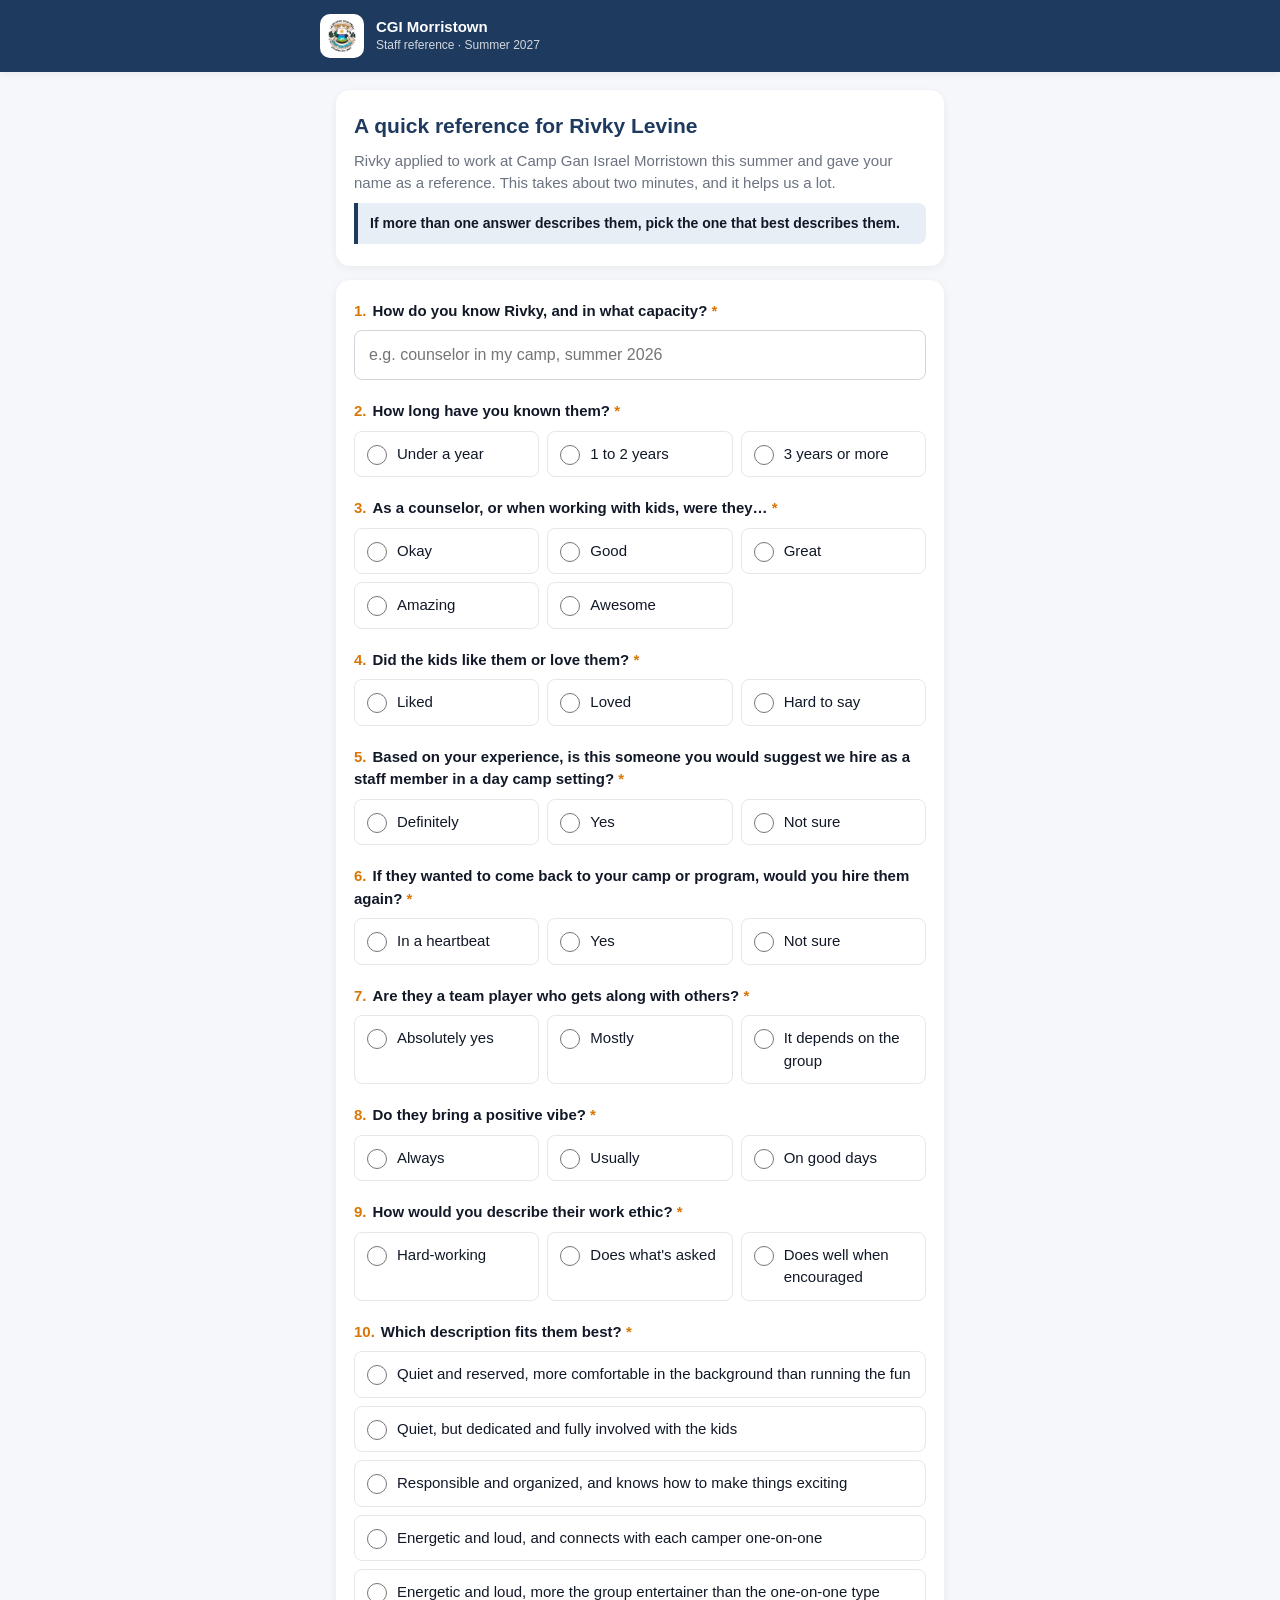
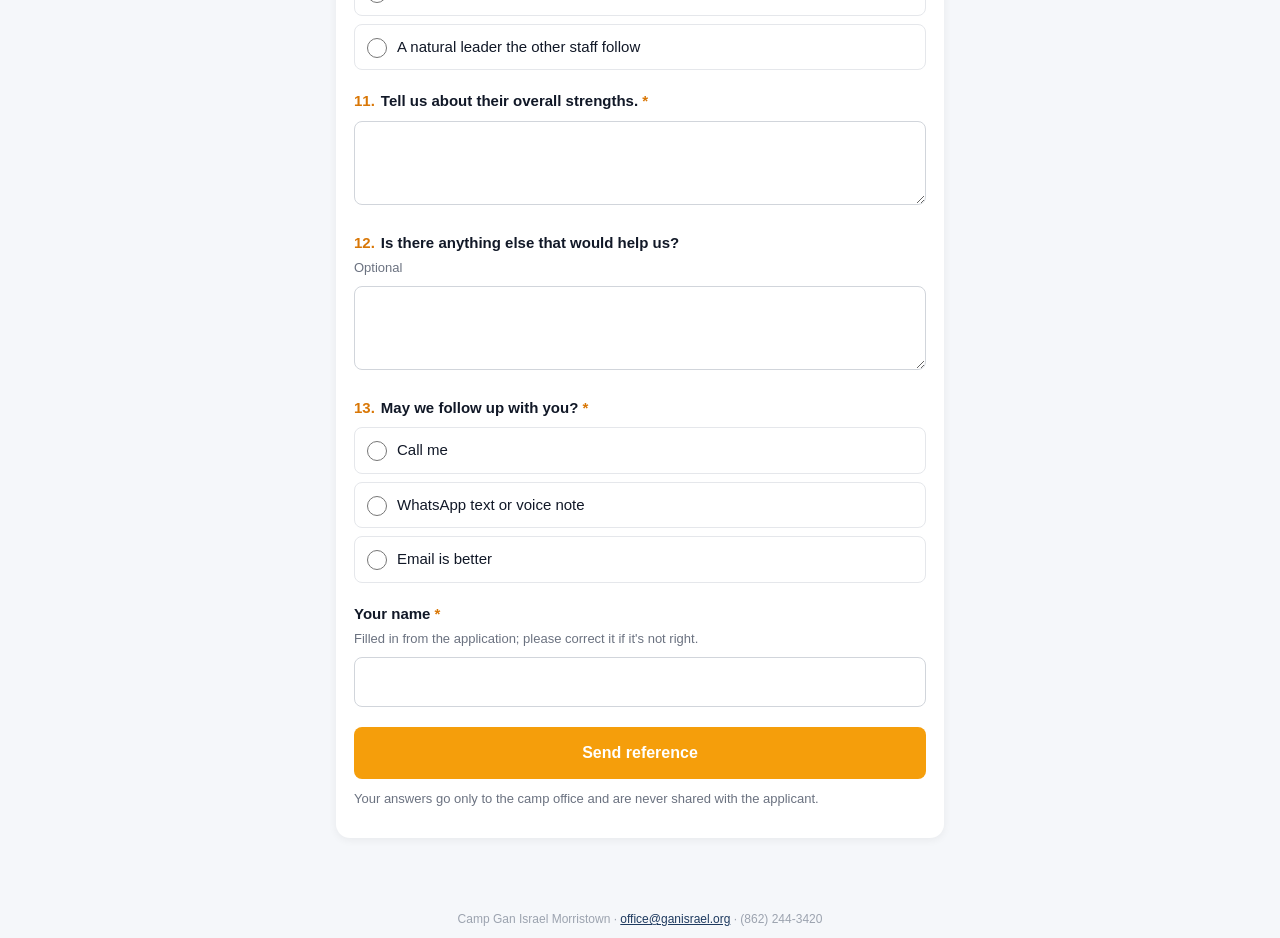
<file: reference.html>
<!DOCTYPE html>
<html lang="en">
<head>
  <meta charset="UTF-8">
  <meta name="viewport" content="width=device-width, initial-scale=1, viewport-fit=cover">
  <meta name="theme-color" content="#1e3a5f">
  <meta name="robots" content="noindex, nofollow">
  <title>Staff Reference 2027</title>
  <link rel="icon" href="assets/cgi-logo.png">
  <style>
    /* Layout: one short page a reference taps through in two minutes. Same tokens as the portal. */
    :root {
      --navy: #1e3a5f; --navy-dark: #142842; --navy-soft: #e8eef6;
      --accent: #f59e0b; --accent-dark: #d97706;
      --green: #059669; --red: #dc2626; --red-soft: #fef2f2;
      --bg: #f5f7fa; --card: #ffffff;
      --text: #111827; --muted: #6b7280; --light: #9ca3af;
      --border: #e5e7eb; --border-dark: #d1d5db;
      --radius: 14px; --radius-sm: 8px;
      --shadow: 0 2px 8px rgba(0,0,0,.06); --shadow-lg: 0 8px 24px rgba(0,0,0,.08);
      --font: -apple-system, BlinkMacSystemFont, "Segoe UI", "Helvetica Neue", Arial, sans-serif;
      color-scheme: light;
    }
    * { box-sizing: border-box; margin: 0; padding: 0; }
    html, body { font-family: var(--font); background: var(--bg); color: var(--text); line-height: 1.5; -webkit-font-smoothing: antialiased; }
    button, input, select, textarea { font: inherit; color: inherit; }
    :focus-visible { outline: none; box-shadow: 0 0 0 3px rgba(30,58,95,.25); border-radius: var(--radius-sm); }
    [hidden] { display: none !important; }
    .top { background: var(--navy); color: #fff; padding-block: 14px; padding-left: max(16px, env(safe-area-inset-left, 0px)); padding-right: max(16px, env(safe-area-inset-right, 0px)); box-shadow: var(--shadow); }
    .top .inner { max-width: 640px; margin: 0 auto; display: flex; align-items: center; gap: 12px; }
    .top img { width: 44px; height: 44px; object-fit: contain; background: #fff; border-radius: 10px; padding: 3px; flex-shrink: 0; }
    .top .brand { font-weight: 700; font-size: 15px; line-height: 1.2; }
    .top .sub { font-size: 12px; opacity: .8; }
    .preview-ribbon { background: #b45309; color: #fff; font: 600 12px/1.4 var(--font); text-align: center; padding: 6px 10px; letter-spacing: .02em; }
    .wrap { max-width: 640px; margin: 0 auto; padding-block: 18px 40px; padding-left: max(16px, env(safe-area-inset-left, 0px)); padding-right: max(16px, env(safe-area-inset-right, 0px)); }
    .card { background: var(--card); border-radius: var(--radius); padding: 20px 18px 22px; box-shadow: var(--shadow); margin-bottom: 14px; }
    .card h1 { font-size: 21px; color: var(--navy); margin-bottom: 8px; text-wrap: balance; }
    .card p { color: var(--muted); font-size: 15px; margin-bottom: 8px; }
    .rule { background: var(--navy-soft); border-left: 4px solid var(--navy); padding: 10px 12px; border-radius: 0 var(--radius-sm) var(--radius-sm) 0; font-size: 14px; color: var(--text); font-weight: 600; }
    .switch { display: flex; gap: 8px; margin: 10px 0 0; }
    .switch button { flex: 1; padding: 10px; border: 1.5px solid var(--border-dark); background: #fff; border-radius: var(--radius-sm); font-weight: 600; cursor: pointer; }
    .switch button.on { background: var(--navy); color: #fff; border-color: var(--navy); }
    .q { margin-bottom: 20px; }
    .q .lbl { display: block; font-size: 15px; font-weight: 600; margin-bottom: 8px; }
    .q .lbl .n { color: var(--accent-dark); margin-right: 6px; }
    .q .lbl .req::after { content: " *"; color: var(--accent-dark); }
    .q .opt { font-size: 13px; color: var(--muted); margin: -4px 0 8px; }
    .choices { display: grid; gap: 8px; }
    .choice { display: flex; align-items: flex-start; gap: 10px; padding: 11px 12px; border: 1.5px solid var(--border); border-radius: var(--radius-sm); background: #fff; cursor: pointer; font-size: 15px; min-height: 46px; }
    .choice input { width: 20px; height: 20px; margin-top: 2px; flex-shrink: 0; accent-color: var(--navy); }
    .choice:has(input:checked) { border-color: var(--navy); background: var(--navy-soft); }
    .row { display: grid; grid-template-columns: repeat(auto-fit, minmax(140px, 1fr)); gap: 8px; }
    input[type=text], textarea { width: 100%; padding: 12px 14px; font-size: 16px; border: 1.5px solid var(--border-dark); border-radius: var(--radius-sm); background: #fff; min-height: 46px; }
    textarea { min-height: 84px; resize: vertical; }
    .q.error .choice, .q.error input, .q.error textarea { border-color: var(--red); }
    .err { color: var(--red); font-size: 13px; margin-top: 6px; display: none; }
    .q.error .err { display: block; }
    .btn { border: 0; border-radius: var(--radius-sm); padding: 14px 18px; font-size: 16px; font-weight: 700; min-height: 48px; cursor: pointer; width: 100%; background: var(--accent); color: #fff; }
    .btn:hover { background: var(--accent-dark); }
    .done { text-align: center; }
    .done .check { width: 64px; height: 64px; border-radius: 50%; background: var(--green); color: #fff; font-size: 34px; line-height: 64px; margin: 0 auto 14px; }
    .summary { text-align: left; margin-top: 16px; border-top: 1px solid var(--border); padding-top: 12px; font-size: 14px; }
    .summary dl { display: grid; grid-template-columns: minmax(110px, 36%) 1fr; gap: 6px 10px; }
    .summary dt { color: var(--muted); } .summary dd { min-width: 0; overflow-wrap: anywhere; }
    footer { text-align: center; color: var(--light); font-size: 12px; padding: 18px 16px 10px; }
    footer a { color: var(--navy); }
  </style>
</head>
<body>
<header class="top"><div class="inner"><img src="assets/cgi-logo.png" alt="Camp Gan Israel Morristown"><div><div class="brand">CGI Morristown</div><div class="sub">Staff reference · Summer 2027</div></div></div></header>
<div class="preview-ribbon" id="previewRibbon" hidden>PREVIEW · nothing you type here is sent</div>

<main class="wrap">
  <div class="card" id="intro">
    <h1>A quick reference for <span id="applicantName">Rivky Levine</span></h1>
    <p><span id="applicantFirst">Rivky</span> applied to work at Camp Gan Israel Morristown this summer and gave your name as a reference. This takes about two minutes, and it helps us a lot.</p>
    <div class="rule">If more than one answer describes them, pick the one that best describes them.</div>
    <div id="previewSwitch" hidden>
      <p style="margin-top:12px">Preview only: choose which version to see.</p>
      <div class="switch"><button type="button" id="btnIn" class="on">In-town version</button><button type="button" id="btnOot">Out-of-town version</button></div>
    </div>
  </div>

  <form class="card" id="refForm" novalidate>
    <div class="q"><label class="lbl" for="how"><span class="n">1.</span><span class="req">How do you know <span class="nm">Rivky</span>, and in what capacity?</span></label><input type="text" id="how" name="how" required placeholder="e.g. counselor in my camp, summer 2026"><div class="err">Please answer this one.</div></div>

    <div class="q"><span class="lbl"><span class="n">2.</span><span class="req">How long have you known them?</span></span>
      <div class="choices row"><label class="choice"><input type="radio" name="years" value="Under a year" required> Under a year</label><label class="choice"><input type="radio" name="years" value="1 to 2 years"> 1 to 2 years</label><label class="choice"><input type="radio" name="years" value="3 years or more"> 3 years or more</label></div><div class="err">Please choose one.</div></div>

    <div class="q"><span class="lbl"><span class="n">3.</span><span class="req">As a counselor, or when working with kids, were they…</span></span>
      <div class="choices row"><label class="choice"><input type="radio" name="level" value="Okay" required> Okay</label><label class="choice"><input type="radio" name="level" value="Good"> Good</label><label class="choice"><input type="radio" name="level" value="Great"> Great</label><label class="choice"><input type="radio" name="level" value="Amazing"> Amazing</label><label class="choice"><input type="radio" name="level" value="Awesome"> Awesome</label></div><div class="err">Please choose one.</div></div>

    <div class="q"><span class="lbl"><span class="n">4.</span><span class="req">Did the kids like them or love them?</span></span>
      <div class="choices row"><label class="choice"><input type="radio" name="kids" value="Liked" required> Liked</label><label class="choice"><input type="radio" name="kids" value="Loved"> Loved</label><label class="choice"><input type="radio" name="kids" value="Hard to say"> Hard to say</label></div><div class="err">Please choose one.</div></div>

    <div class="q"><span class="lbl"><span class="n">5.</span><span class="req">Based on your experience, is this someone you would suggest we hire as a staff member in a day camp setting?</span></span>
      <div class="choices row"><label class="choice"><input type="radio" name="hire" value="Definitely" required> Definitely</label><label class="choice"><input type="radio" name="hire" value="Yes"> Yes</label><label class="choice"><input type="radio" name="hire" value="Not sure"> Not sure</label></div><div class="err">Please choose one.</div></div>

    <div class="q"><span class="lbl"><span class="n">6.</span><span class="req">If they wanted to come back to your camp or program, would you hire them again?</span></span>
      <div class="choices row"><label class="choice"><input type="radio" name="takeBack" value="In a heartbeat" required> In a heartbeat</label><label class="choice"><input type="radio" name="takeBack" value="Yes"> Yes</label><label class="choice"><input type="radio" name="takeBack" value="Not sure"> Not sure</label></div><div class="err">Please choose one.</div></div>

    <div class="q"><span class="lbl"><span class="n">7.</span><span class="req">Are they a team player who gets along with others?</span></span>
      <div class="choices row"><label class="choice"><input type="radio" name="team" value="Absolutely yes" required> Absolutely yes</label><label class="choice"><input type="radio" name="team" value="Mostly"> Mostly</label><label class="choice"><input type="radio" name="team" value="It depends on the group"> It depends on the group</label></div><div class="err">Please choose one.</div></div>

    <div class="q"><span class="lbl"><span class="n">8.</span><span class="req">Do they bring a positive vibe?</span></span>
      <div class="choices row"><label class="choice"><input type="radio" name="vibe" value="Always" required> Always</label><label class="choice"><input type="radio" name="vibe" value="Usually"> Usually</label><label class="choice"><input type="radio" name="vibe" value="On good days"> On good days</label></div><div class="err">Please choose one.</div></div>

    <div class="q"><span class="lbl"><span class="n">9.</span><span class="req">How would you describe their work ethic?</span></span>
      <div class="choices row"><label class="choice"><input type="radio" name="work" value="Hard-working" required> Hard-working</label><label class="choice"><input type="radio" name="work" value="Does what's asked"> Does what's asked</label><label class="choice"><input type="radio" name="work" value="Does well when encouraged"> Does well when encouraged</label></div><div class="err">Please choose one.</div></div>

    <div class="q"><span class="lbl"><span class="n">10.</span><span class="req">Which description fits them best?</span></span>
      <div class="choices">
        <label class="choice"><input type="radio" name="type" value="Quiet and reserved, more comfortable in the background than running the fun" required> Quiet and reserved, more comfortable in the background than running the fun</label>
        <label class="choice"><input type="radio" name="type" value="Quiet, but dedicated and fully involved with the kids"> Quiet, but dedicated and fully involved with the kids</label>
        <label class="choice"><input type="radio" name="type" value="Responsible and organized, and knows how to make things exciting"> Responsible and organized, and knows how to make things exciting</label>
        <label class="choice"><input type="radio" name="type" value="Energetic and loud, and connects with each camper one-on-one"> Energetic and loud, and connects with each camper one-on-one</label>
        <label class="choice"><input type="radio" name="type" value="Energetic and loud, more the group entertainer than the one-on-one type"> Energetic and loud, more the group entertainer than the one-on-one type</label>
        <label class="choice"><input type="radio" name="type" value="A natural leader the other staff follow"> A natural leader the other staff follow</label>
      </div><div class="err">Please choose one.</div></div>

    <div class="q"><label class="lbl" for="strengths"><span class="n">11.</span><span class="req">Tell us about their overall strengths.</span></label><textarea id="strengths" name="strengths" required></textarea><div class="err">A sentence or two is plenty.</div></div>

    <div class="q"><label class="lbl" for="else"><span class="n">12.</span>Is there anything else that would help us?</label><div class="opt">Optional</div><textarea id="else" name="else"></textarea></div>

    <div class="q"><span class="lbl"><span class="n">13.</span><span class="req">May we follow up with you?</span></span>
      <div class="choices"><label class="choice"><input type="radio" name="followUp" value="Call me" required> Call me</label><label class="choice"><input type="radio" name="followUp" value="WhatsApp text or voice note"> WhatsApp text or voice note</label><label class="choice"><input type="radio" name="followUp" value="Email is better"> Email is better</label></div>
      <div id="followDetail" hidden style="margin-top:8px"><input type="text" id="followInfo" name="followInfo" inputmode="tel" placeholder="Best number, and a good time"></div><div class="err">Please choose one.</div></div>

    <div id="ootOnly" hidden>
      <div class="q"><label class="lbl" for="afterHours"><span class="n">14.</span><span class="req">Are there any after-hours challenges we should be aware of?</span></label><div class="opt">Out-of-town staff live with us for the summer. "None" is a fine answer.</div><textarea id="afterHours" name="afterHours" required></textarea><div class="err">Please answer this one.</div></div>
      <div class="q"><label class="lbl" for="frumkeit"><span class="n">15.</span><span class="req">In a few words, how would you describe their level of Frumkeit, Chassidishkeit, and excitement in Yiddishkeit?</span></label><textarea id="frumkeit" name="frumkeit" required></textarea><div class="err">Please answer this one.</div></div>
    </div>

    <div class="q"><label class="lbl" for="refName"><span class="req">Your name</span></label><div class="opt">Filled in from the application; please correct it if it's not right.</div><input type="text" id="refName" name="refName" required><div class="err">Please enter your name.</div></div>
    <button type="submit" class="btn" id="submitBtn">Send reference</button>
    <p style="margin-top:10px;font-size:13px;color:var(--muted)">Your answers go only to the camp office and are never shared with the applicant.</p>
  </form>

  <div class="card done" id="doneCard" hidden>
    <div class="check">✓</div>
    <h1>Thank you!</h1>
    <p id="doneText">Your reference was sent to the camp office.</p>
    <div class="summary" id="summary"></div>
  </div>
</main>
<footer>Camp Gan Israel Morristown · <a href="mailto:office@ganisrael.org">office@ganisrael.org</a> · (862) 244-3420</footer>

<script src="config.js"></script>
<script>
window.REF_CONFIG = window.REF_CONFIG || { backendUrl: (window.PORTAL_CONFIG && window.PORTAL_CONFIG.applyBackendUrl) || "" };
(function () {
  const $ = (id) => document.getElementById(id);
  const form = $('refForm');
  const params = new URLSearchParams(location.search);
  const preview = !window.REF_CONFIG.backendUrl;
  let version = (params.get('v') === 'oot') ? 'oot' : 'in';
  if (preview) { $('previewRibbon').hidden = false; $('previewSwitch').hidden = false; }
  function applyVersion() {
    $('ootOnly').hidden = version !== 'oot';
    $('btnIn').classList.toggle('on', version === 'in'); $('btnOot').classList.toggle('on', version === 'oot');
  }
  $('btnIn').addEventListener('click', () => { version = 'in'; applyVersion(); });
  $('btnOot').addEventListener('click', () => { version = 'oot'; applyVersion(); });
  applyVersion();
  // applicant name from the link (production) — the preview shows a sample name
  const nm = params.get('applicant'); if (nm) { $('applicantName').textContent = nm; const first = nm.split(' ')[0]; $('applicantFirst').textContent = first; document.querySelectorAll('.nm').forEach(e => e.textContent = first); }
  // reference name from the link (production) — the preview shows a sample
  const rn = params.get('ref'); $('refName').value = rn || (preview ? 'Mrs. Example (from the application)' : '');
  form.addEventListener('change', () => {
    const f = form.querySelector('[name="followUp"]:checked');
    const show = !!(f && f.value !== 'Email is better');
    $('followDetail').hidden = !show; $('followInfo').required = show;
    $('followInfo').placeholder = (f && f.value === 'Call me') ? 'Best number, and a good time to call' : 'Your WhatsApp number';
  });
  function validate() {
    let ok = true, first = null;
    form.querySelectorAll('.q').forEach(q => q.classList.remove('error'));
    const seen = new Set();
    form.querySelectorAll('input, textarea').forEach(el => {
      if (el.closest('[hidden]')) return;
      const q = el.closest('.q'); let bad = false;
      if (el.type === 'radio') { if (seen.has(el.name)) return; seen.add(el.name); if (el.required && !form.querySelector('[name="' + el.name + '"]:checked')) bad = true; }
      else if (el.required && !el.value.trim()) bad = true;
      if (el.id === 'followInfo' && el.required && !el.value.trim()) bad = true;
      if (bad) { q.classList.add('error'); ok = false; if (!first) first = el; }
    });
    if (!ok && first) { first.scrollIntoView({ block: 'center', behavior: 'smooth' }); }
    return ok;
  }
  form.addEventListener('submit', async (e) => {
    e.preventDefault(); if (!validate()) return;
    const data = { version, applicant: $('applicantName').textContent, token: params.get('t') || '', a: params.get('a') || '', r: params.get('r') || '' };
    new FormData(form).forEach((v, k) => { data[k] = v; });
    const btn = $('submitBtn'); btn.disabled = true; btn.textContent = 'Sending…';
    let ok = preview;
    let errText = '';
    if (!preview) {
      for (let attempt = 1; attempt <= 3 && !ok; attempt++) {
        try { const r = await fetch(window.REF_CONFIG.backendUrl, { method: 'POST', body: new URLSearchParams({ action: 'reference', payload: JSON.stringify(data) }) }); const j = await r.json(); ok = !!j.ok; if (!ok && j.error) { errText = j.error; break; } }
        catch (err) { ok = false; if (attempt < 3) await new Promise(res => setTimeout(res, 1500 * attempt)); }
      }
    }
    if (!ok) { btn.disabled = false; btn.textContent = 'Send reference'; btn.insertAdjacentHTML('afterend', '<p class="err" style="display:block;margin-top:8px">' + (errText || 'Something went wrong. Please try again in a minute, or email office@ganisrael.org.') + '</p>'); return; }
    form.hidden = true; $('intro').hidden = true;
    if (preview) $('doneText').textContent = 'Preview only: nothing was sent. This is what the camp office would receive.';
    const labels = {how:'How they know them',years:'Known for',level:'As a counselor',kids:'Kids',hire:'Suggest we hire',takeBack:'Would take back',team:'Team player',vibe:'Positive vibe',work:'Work ethic',type:'Best description',strengths:'Strengths',else:'Anything else',followUp:'Follow up',followInfo:'Number / time',afterHours:'After hours',frumkeit:'Frumkeit / Chassidishkeit / Yiddishkeit',refName:'Reference name',version:'Version'};
    $('summary').innerHTML = '<dl>' + Object.keys(labels).filter(k => data[k] && String(data[k]).trim()).map(k => '<dt>' + labels[k] + '</dt><dd>' + String(data[k]).replace(/[&<>]/g, c => ({'&':'&amp;','<':'&lt;','>':'&gt;'}[c])) + '</dd>').join('') + '</dl>';
    $('doneCard').hidden = false; window.scrollTo({ top: 0 });
  });
})();
</script>
</body>
</html>
</file>
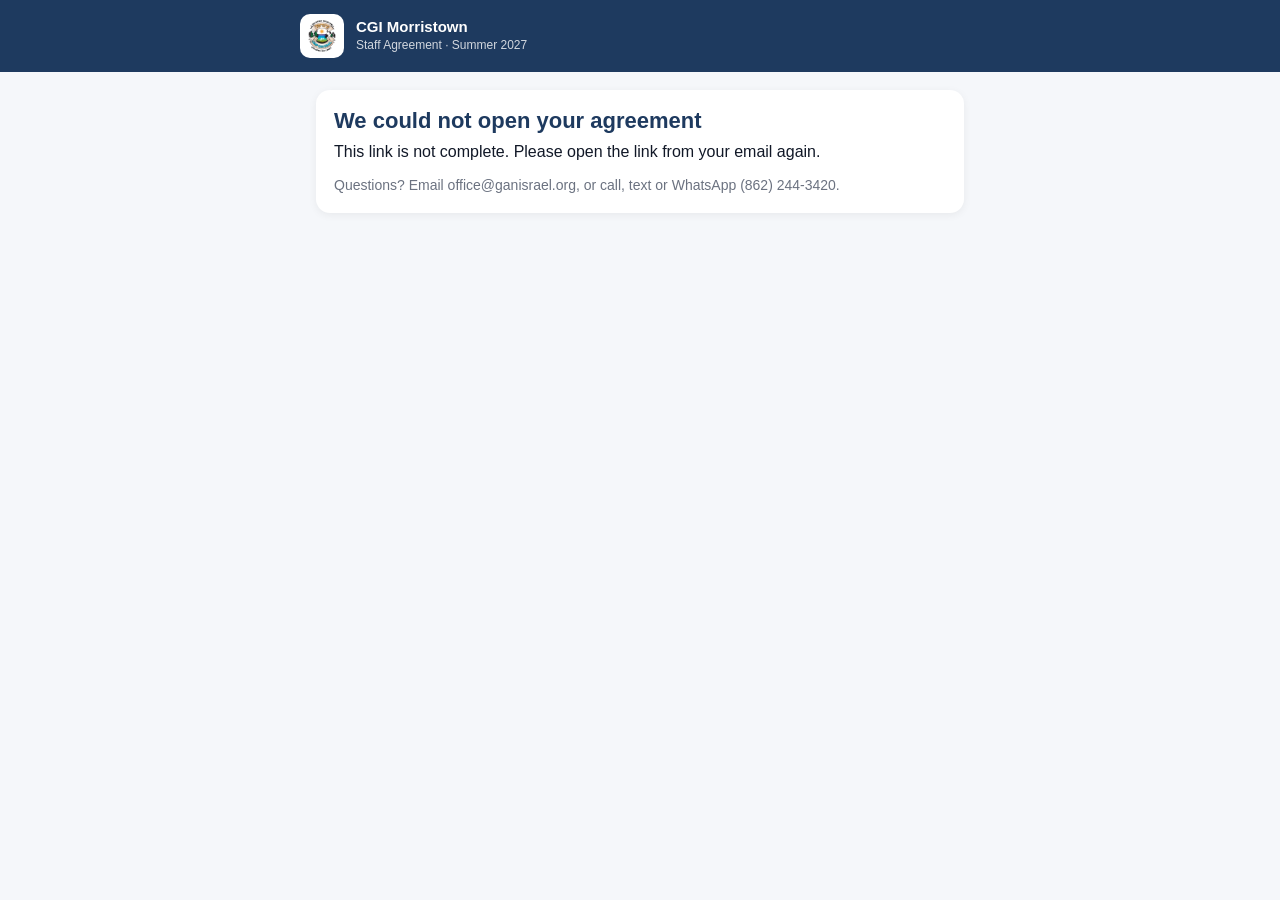
<file: sign.html>
<!DOCTYPE html>
<html lang="en">
<head>
  <meta charset="UTF-8">
  <meta name="viewport" content="width=device-width, initial-scale=1, viewport-fit=cover">
  <meta name="theme-color" content="#1e3a5f">
  <meta name="robots" content="noindex, nofollow">
  <title>Staff Agreement 2027</title>
  <link rel="icon" href="assets/cgi-logo.png">
  <style>
    /* Layout: one reading column of cards, like the application page (same tokens). The paper is shown part by part;
       a confirm strip closes each part that needs one; the signature card comes last. */
    :root {
      --navy: #1e3a5f; --navy-soft: #e8eef6; --accent: #f59e0b; --green: #059669; --green-soft: #ecfdf5; --red: #b91c1c; --red-soft: #fef2f2;
      --bg: #f5f7fa; --card: #ffffff; --text: #111827; --muted: #6b7280; --border: #e5e7eb; --border-dark: #d1d5db;
      --radius: 14px; --radius-sm: 8px; --shadow: 0 2px 8px rgba(0,0,0,.06);
      --font: -apple-system, BlinkMacSystemFont, "Segoe UI", "Helvetica Neue", Arial, sans-serif;
      color-scheme: light;
    }
    * { box-sizing: border-box; margin: 0; padding: 0; }
    html, body { font-family: var(--font); background: var(--bg); color: var(--text); line-height: 1.55; -webkit-font-smoothing: antialiased; }
    button, input { font: inherit; color: inherit; }
    :focus-visible { outline: none; box-shadow: 0 0 0 3px rgba(30,58,95,.3); border-radius: var(--radius-sm); }
    [hidden] { display: none !important; }

    .top { background: var(--navy); color: #fff; padding-block: 14px; padding-left: max(16px, env(safe-area-inset-left, 0px)); padding-right: max(16px, env(safe-area-inset-right, 0px)); }
    .top .inner { max-width: 680px; margin: 0 auto; display: flex; align-items: center; gap: 12px; }
    .top img { width: 44px; height: 44px; object-fit: contain; background: #fff; border-radius: 10px; padding: 3px; flex-shrink: 0; }
    .top .brand { font-weight: 700; font-size: 15px; line-height: 1.2; }
    .top .sub { font-size: 12px; opacity: .8; }

    .wrap { max-width: 680px; margin: 0 auto; display: flex; flex-direction: column; gap: 14px; padding-block: 18px 56px; padding-left: max(16px, env(safe-area-inset-left, 0px)); padding-right: max(16px, env(safe-area-inset-right, 0px)); }
    .card { background: var(--card); border-radius: var(--radius); padding: 18px 18px 16px; box-shadow: var(--shadow); min-width: 0; }
    h1 { font-size: 22px; line-height: 1.2; color: var(--navy); margin-bottom: 6px; text-wrap: balance; }
    h2 { font-size: 18px; color: var(--navy); margin-bottom: 8px; text-wrap: balance; }
    h3 { font-size: 15px; color: var(--navy); margin: 14px 0 4px; }
    .card p { margin-bottom: 10px; } .card p:last-child { margin-bottom: 0; }
    .card ul, .card ol { margin: 0 0 10px; padding-left: 22px; } .card li { margin-bottom: 5px; }
    .muted { color: var(--muted); font-size: 14px; }
    dl { display: grid; grid-template-columns: auto 1fr; gap: 6px 14px; } dt { color: var(--muted); } dd { font-weight: 600; }

    .progress { position: sticky; top: env(safe-area-inset-top, 0px); z-index: 5; align-self: flex-start; background: var(--navy-soft); color: var(--navy); border: 1px solid var(--border-dark); border-radius: 999px; padding: 6px 14px; font-size: 14px; font-weight: 700; }
    .confirm { margin-top: 12px; border-top: 1px dashed var(--border-dark); padding-top: 12px; }
    .tick { display: flex; gap: 10px; align-items: flex-start; background: var(--navy-soft); border-radius: 10px; padding: 10px 12px; font-weight: 600; cursor: pointer; }
    .tick input { width: 20px; height: 20px; margin-top: 2px; flex: none; accent-color: var(--navy); }
    .ini { display: flex; flex-direction: column; gap: 8px; background: var(--navy-soft); border-radius: 10px; padding: 10px 12px; font-weight: 600; }
    .ini-row { display: flex; align-items: center; gap: 10px; font-weight: 400; }
    input[type=text] { background: #fff; border: 1.5px solid var(--border-dark); border-radius: 10px; padding: 10px 12px; min-width: 0; font-size: 16px; }
    .ini-row input { width: 5.5em; text-transform: uppercase; text-align: center; letter-spacing: .1em; }
    input:disabled { opacity: .45; }
    .hint { font-size: 13px; color: var(--muted); margin-top: 6px; }
    .byline { background: var(--navy-soft); border-radius: 10px; padding: 10px 12px; }
    label.f { display: block; font-weight: 600; margin: 12px 0 4px; }
    .sign input[type=text] { width: 100%; }
    button.go { display: block; width: 100%; margin-top: 16px; background: var(--navy); color: #fff; border: 0; border-radius: 12px; padding: 14px 18px; font-size: 16px; font-weight: 700; cursor: pointer; }
    button.go:disabled { opacity: .4; cursor: not-allowed; }
    .banner { background: var(--red-soft); color: var(--red); border-radius: 10px; padding: 10px 12px; font-size: 14px; margin-top: 12px; }
    .ok h1 { color: var(--green); }
    .spinner { width: 28px; height: 28px; border: 3px solid var(--border-dark); border-top-color: var(--navy); border-radius: 50%; animation: spin 1s linear infinite; margin: 6px auto 12px; }
    @keyframes spin { to { transform: rotate(360deg); } }
    @media (prefers-reduced-motion: reduce) { .spinner { animation: none; } }
  </style>
</head>
<body>

<header class="top">
  <div class="inner">
    <img src="assets/cgi-logo.png" alt="Camp Gan Israel Morristown">
    <div>
      <div class="brand">CGI Morristown</div>
      <div class="sub">Staff Agreement · Summer 2027</div>
    </div>
  </div>
</header>

<main class="wrap">
  <section class="card" id="loading"><div class="spinner" aria-hidden="true"></div><p class="muted" style="text-align:center">Opening your agreement…</p></section>

  <section class="card" id="problem" hidden>
    <h1>We could not open your agreement</h1>
    <p id="problemText"></p>
    <p class="muted">Questions? Email office@ganisrael.org, or call, text or WhatsApp (862) 244-3420.</p>
  </section>

  <section class="card ok" id="already" hidden>
    <h1>Already signed</h1>
    <p id="alreadyText"></p>
    <p class="muted">There is nothing more to do here. Questions? Email office@ganisrael.org, or call, text or WhatsApp (862) 244-3420.</p>
  </section>

  <section class="card ok" id="done" hidden>
    <h1>Signed. Thank you!</h1>
    <p id="doneText"></p>
    <p class="muted">Questions? Email office@ganisrael.org, or call, text or WhatsApp (862) 244-3420.</p>
  </section>

  <div id="form" hidden style="display:contents">
    <section class="card">
      <h1 id="docTitle"></h1>
      <p class="muted" id="docSub"></p>
      <p id="hello"></p>
    </section>
    <section class="card" id="termsCard" hidden><h2>Your terms</h2><dl id="terms"></dl></section>
    <div class="progress" id="progress" aria-live="polite"></div>
    <div id="parts" style="display:contents"></div>
    <section class="card sign">
      <h2>Sign</h2>
      <p class="byline" id="agree"></p>
      <label class="f" for="fullName">Type your full name</label>
      <input type="text" id="fullName" autocomplete="name">
      <p class="hint">Date: <span id="today"></span></p>
      <div id="parentBlock" hidden>
        <label class="f" for="parentName">Parent or guardian: type your full name</label>
        <input type="text" id="parentName" autocomplete="off">
        <p class="hint">By typing my name I confirm that we read this agreement together.</p>
      </div>
      <button type="button" class="go" id="signBtn" disabled>Sign the agreement</button>
      <p class="hint" id="why"></p>
      <div class="banner" id="sendError" hidden></div>
    </section>
  </div>
</main>

<script src="config.js"></script>
<script>
// The signing page. The link in the email carries a = applicant id, d = which paper, t = a signature of both.
// The paper, the person's terms and the lines to confirm come from the backend (backend/2027/Code.gs: signPacket),
// which reads the paper live from its Google Doc. Signing posts to handleSigned. [Mendel · 2026-11-18]
(function () {
  var BACKEND = (window.PORTAL_CONFIG && window.PORTAL_CONFIG.applyBackendUrl) || '';
  var $ = function (id) { return document.getElementById(id); };
  var q = new URLSearchParams(location.search), A = q.get('a') || '', D = q.get('d') || '', T = q.get('t') || '';
  var packet = null, controls = [];
  function show(id) { ['loading', 'problem', 'already', 'done', 'form'].forEach(function (x) { $(x).hidden = x !== id; }); window.scrollTo(0, 0); }
  function problem(msg) { $('problemText').textContent = msg; show('problem'); }
  function text(s) { return document.createTextNode(String(s)); }
  function twoWords(v) { return v.trim().split(/\s+/).filter(Boolean).length >= 2; }
  function ok(c) { return c.type === 'checkbox' ? c.checked : c.value.trim().length >= 2; }

  function refresh() {
    var n = controls.filter(ok).length, nameOk = twoWords($('fullName').value), parentOk = !packet.needsParent || twoWords($('parentName').value);
    $('progress').textContent = n + ' of ' + controls.length + ' confirmed';
    $('signBtn').disabled = !(n === controls.length && nameOk && parentOk);
    $('why').textContent = n < controls.length ? 'Confirm each part above first.' : !nameOk ? 'Type your first and last name.' : !parentOk ? "A parent or guardian types their full name too." : '';
  }

  function build(p) {
    packet = p;
    $('docTitle').textContent = p.title; $('docSub').textContent = p.sub || '';
    $('hello').textContent = 'Hi ' + p.first + '. Please read each part' + (p.needsParent ? ' together with a parent' : '') + ', confirm the short line under it, and sign at the end. It takes about five minutes, and no printer is needed.';
    if (p.terms && p.terms.length) {
      p.terms.forEach(function (t) { var dt = document.createElement('dt'), dd = document.createElement('dd'); dt.appendChild(text(t[0])); dd.appendChild(text(t[1])); $('terms').appendChild(dt); $('terms').appendChild(dd); });
      $('termsCard').hidden = false;
    }
    var bySec = {}; (p.lines || []).forEach(function (l) { bySec[l.sec] = l; });
    p.sections.forEach(function (s) {
      var card = document.createElement('section'); card.className = 'card';
      var h = document.createElement('h2'); h.appendChild(text(s.head)); card.appendChild(h);
      var body = document.createElement('div'); body.innerHTML = s.html; card.appendChild(body);     // built by the backend from the Doc: escaped text with b / p / ul / ol / li / h3 only
      var line = bySec[s.num];
      if (line) {
        var end = document.createElement('div'); end.setAttribute('data-end', s.num); card.appendChild(end);
        var box = document.createElement('div'); box.className = 'confirm';
        var input = document.createElement('input'); input.id = 'c' + s.num; input.disabled = true; input.setAttribute('data-sec', s.num);
        var label = document.createElement('label'), span = document.createElement('span'); span.appendChild(text(line.text));
        if (line.kind === 'initials') {
          input.type = 'text'; input.maxLength = 4; input.autocomplete = 'off'; input.setAttribute('autocapitalize', 'characters');
          label.className = 'ini'; label.htmlFor = input.id; label.appendChild(span);
          var row = document.createElement('span'); row.className = 'ini-row'; row.appendChild(text('My initials ')); row.appendChild(input); label.appendChild(row);
        } else { input.type = 'checkbox'; label.className = 'tick'; label.appendChild(input); label.appendChild(span); }
        box.appendChild(label);
        var hint = document.createElement('p'); hint.className = 'hint'; hint.id = 'h' + s.num; hint.appendChild(text('Read this part to the end, then confirm it here.')); box.appendChild(hint);
        card.appendChild(box); controls.push(input);
      }
      $('parts').appendChild(card);
    });
    $('agree').textContent = p.agree || 'I have read this document and understand my role and responsibilities.';
    $('parentBlock').hidden = !p.needsParent;
    $('today').textContent = new Date().toLocaleDateString('en-US', { month: 'long', day: 'numeric', year: 'numeric' });
    function unlock(sec) { controls.forEach(function (c) { if (c.getAttribute('data-sec') === sec) { c.disabled = false; var h = $('h' + sec); if (h) h.hidden = true; } }); }
    show('form');
    if ('IntersectionObserver' in window) {
      var io = new IntersectionObserver(function (es) { es.forEach(function (e) { if (e.isIntersecting) { unlock(e.target.getAttribute('data-end')); io.unobserve(e.target); } }); }, { threshold: 1 });
      [].forEach.call(document.querySelectorAll('[data-end]'), function (el) { io.observe(el); });
    } else controls.forEach(function (c) { unlock(c.getAttribute('data-sec')); });
    refresh();
  }

  document.addEventListener('input', function () { if (packet) refresh(); });
  document.addEventListener('change', function () { if (packet) refresh(); });

  $('signBtn').addEventListener('click', async function () {
    var btn = $('signBtn'), lines = {};
    controls.forEach(function (c) { lines[c.getAttribute('data-sec')] = c.type === 'checkbox' ? true : c.value.trim().toUpperCase(); });
    var payload = { a: A, d: D, t: T, lines: lines, name: $('fullName').value.trim(), parentName: packet.needsParent ? $('parentName').value.trim() : '', ua: navigator.userAgent };
    btn.disabled = true; btn.textContent = 'Signing…'; $('sendError').hidden = true;
    var result = null, okSent = false;
    for (var attempt = 1; attempt <= 3 && !okSent; attempt++) {          // a slow first answer from the server must not cost anyone their signature
      try {
        var res = await fetch(BACKEND, { method: 'POST', body: new URLSearchParams({ action: 'signed', payload: JSON.stringify(payload) }) });
        result = await res.json(); okSent = !!(result && result.ok);
        if (!okSent && result && result.error) break;
      } catch (err) { if (attempt < 3) await new Promise(function (r) { setTimeout(r, 1500 * attempt); }); }
    }
    if (!okSent) {
      btn.disabled = false; btn.textContent = 'Sign the agreement';
      $('sendError').textContent = (result && result.error) ? ('We could not record your signature yet: ' + result.error + '.') : 'Something went wrong while sending. Please try again in a minute, or email office@ganisrael.org.';
      $('sendError').hidden = false; return;
    }
    $('doneText').textContent = 'Thank you, ' + packet.first + '. Your agreement is signed and your place at camp is confirmed. A copy is on its way to your email.';
    show('done');
  });

  (async function start() {
    if (!A || !D || !T) return problem('This link is not complete. Please open the link from your email again.');
    if (!BACKEND) return problem('This page is not connected yet. Please contact the camp office.');
    for (var attempt = 1; attempt <= 3; attempt++) {
      try {
        var res = await fetch(BACKEND + '?action=signpacket&a=' + encodeURIComponent(A) + '&d=' + encodeURIComponent(D) + '&t=' + encodeURIComponent(T));
        var p = await res.json();
        if (!p || !p.ok) return problem((p && p.error) || 'This link is not valid. Please use the link from your email.');
        if (p.signed) { $('alreadyText').textContent = 'Thank you, ' + p.first + '. This agreement was signed on ' + p.when + '.'; return show('already'); }
        return build(p);
      } catch (err) { if (attempt < 3) await new Promise(function (r) { setTimeout(r, 1500 * attempt); }); }
    }
    problem('The page could not reach the camp office system. Please check your connection and open the link again.');
  })();
})();
</script>
</body>
</html>
</file>
